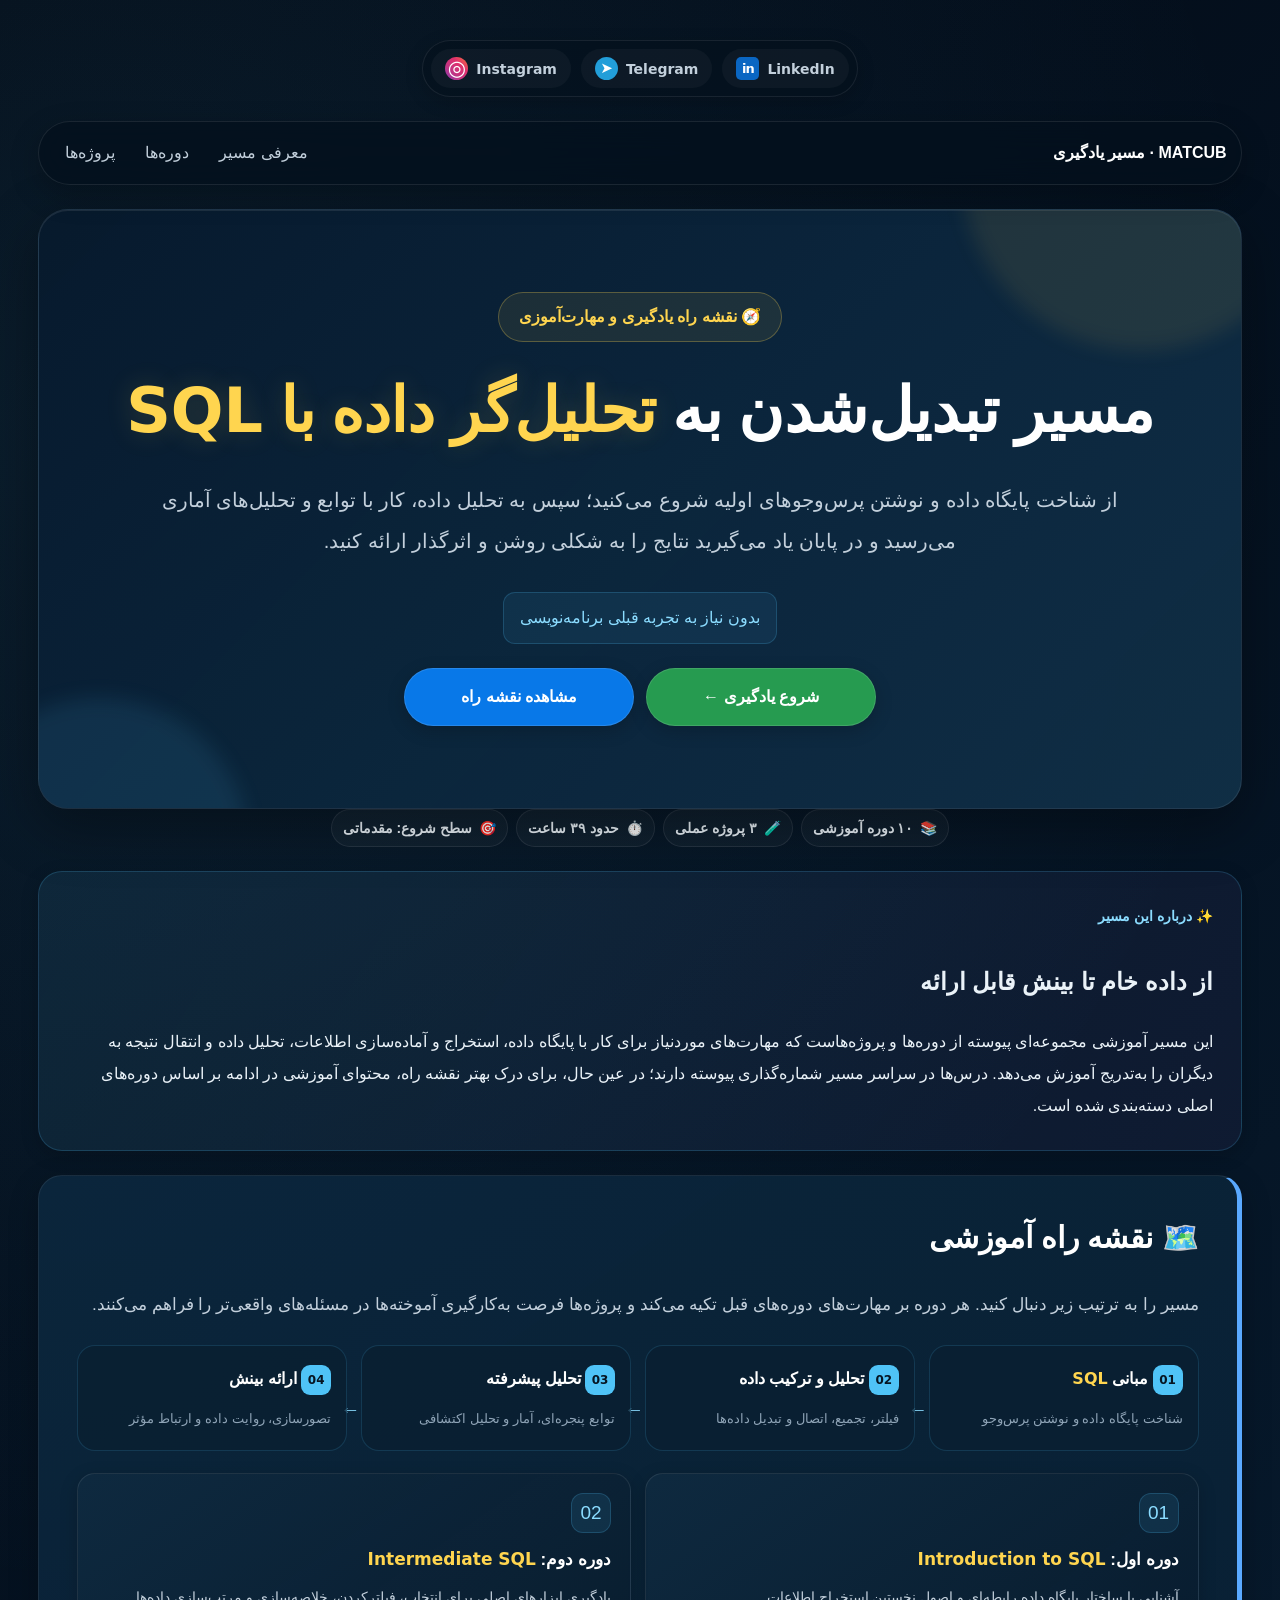
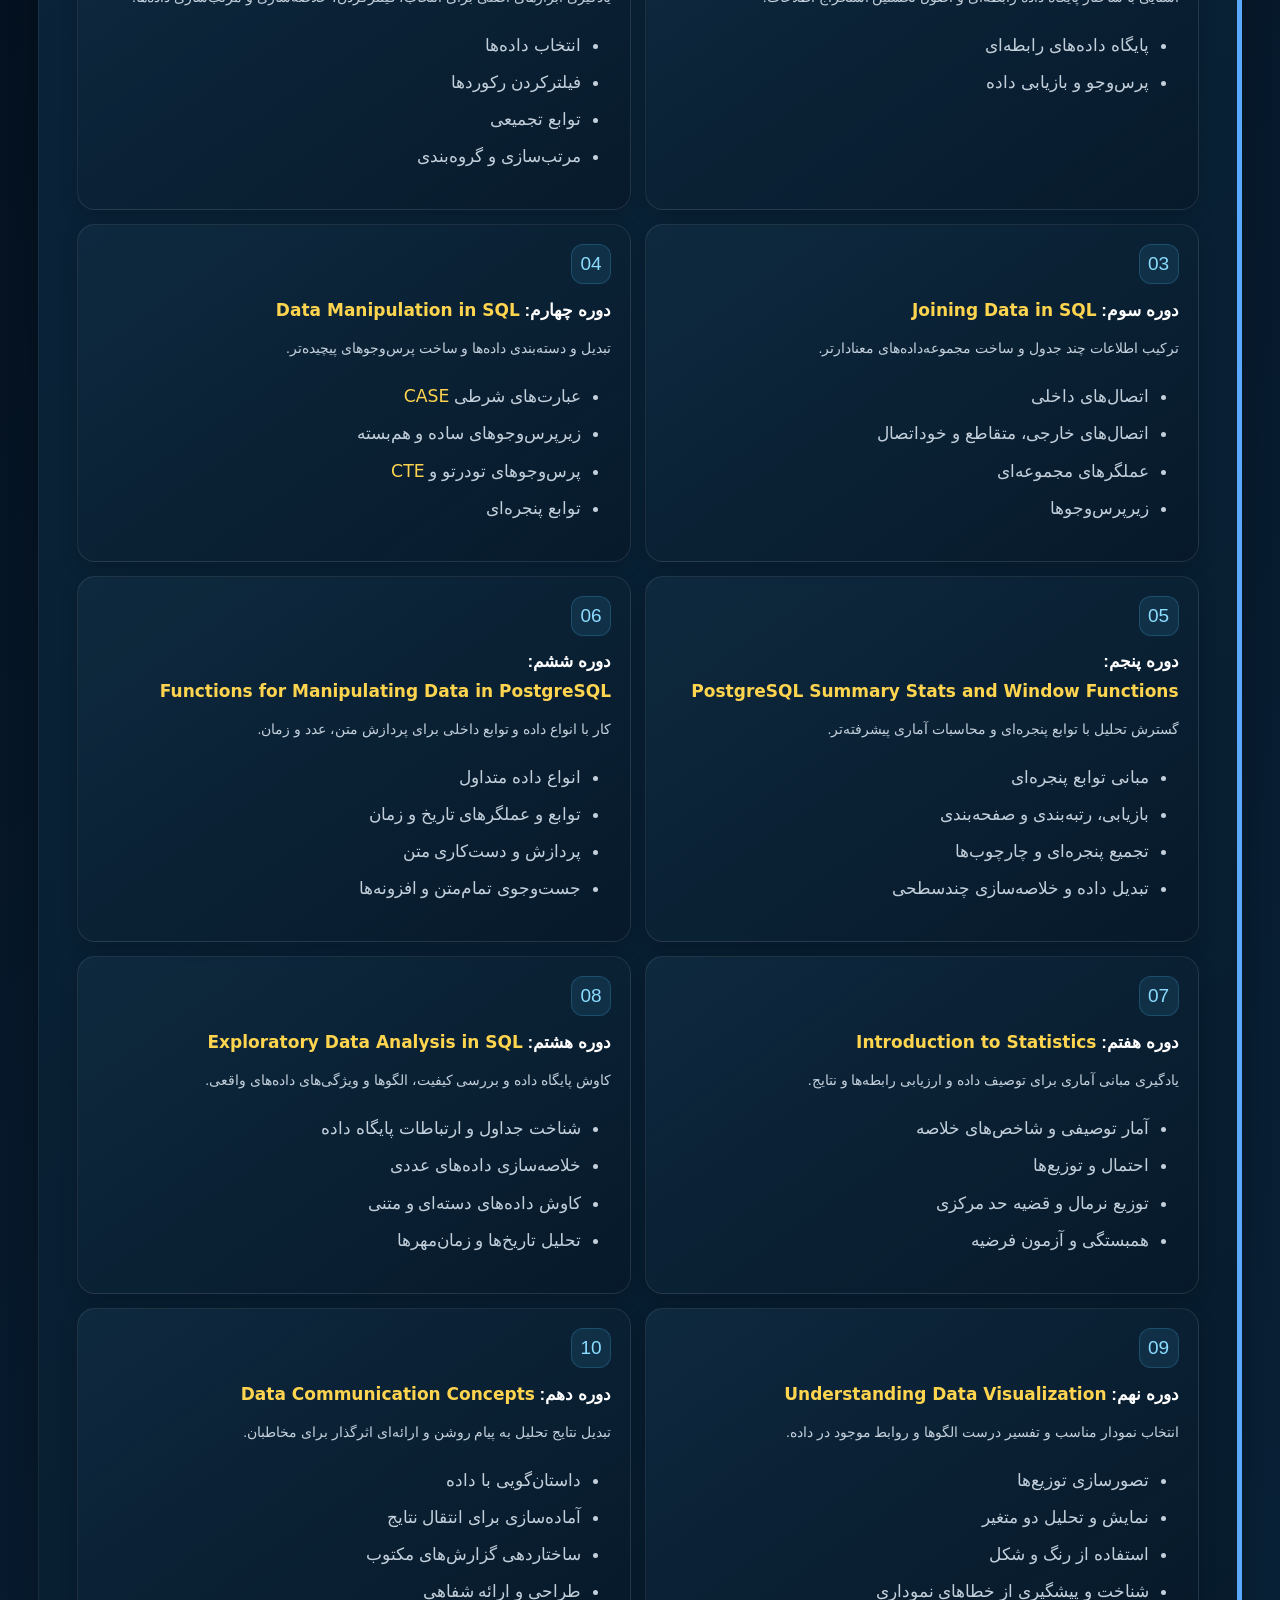
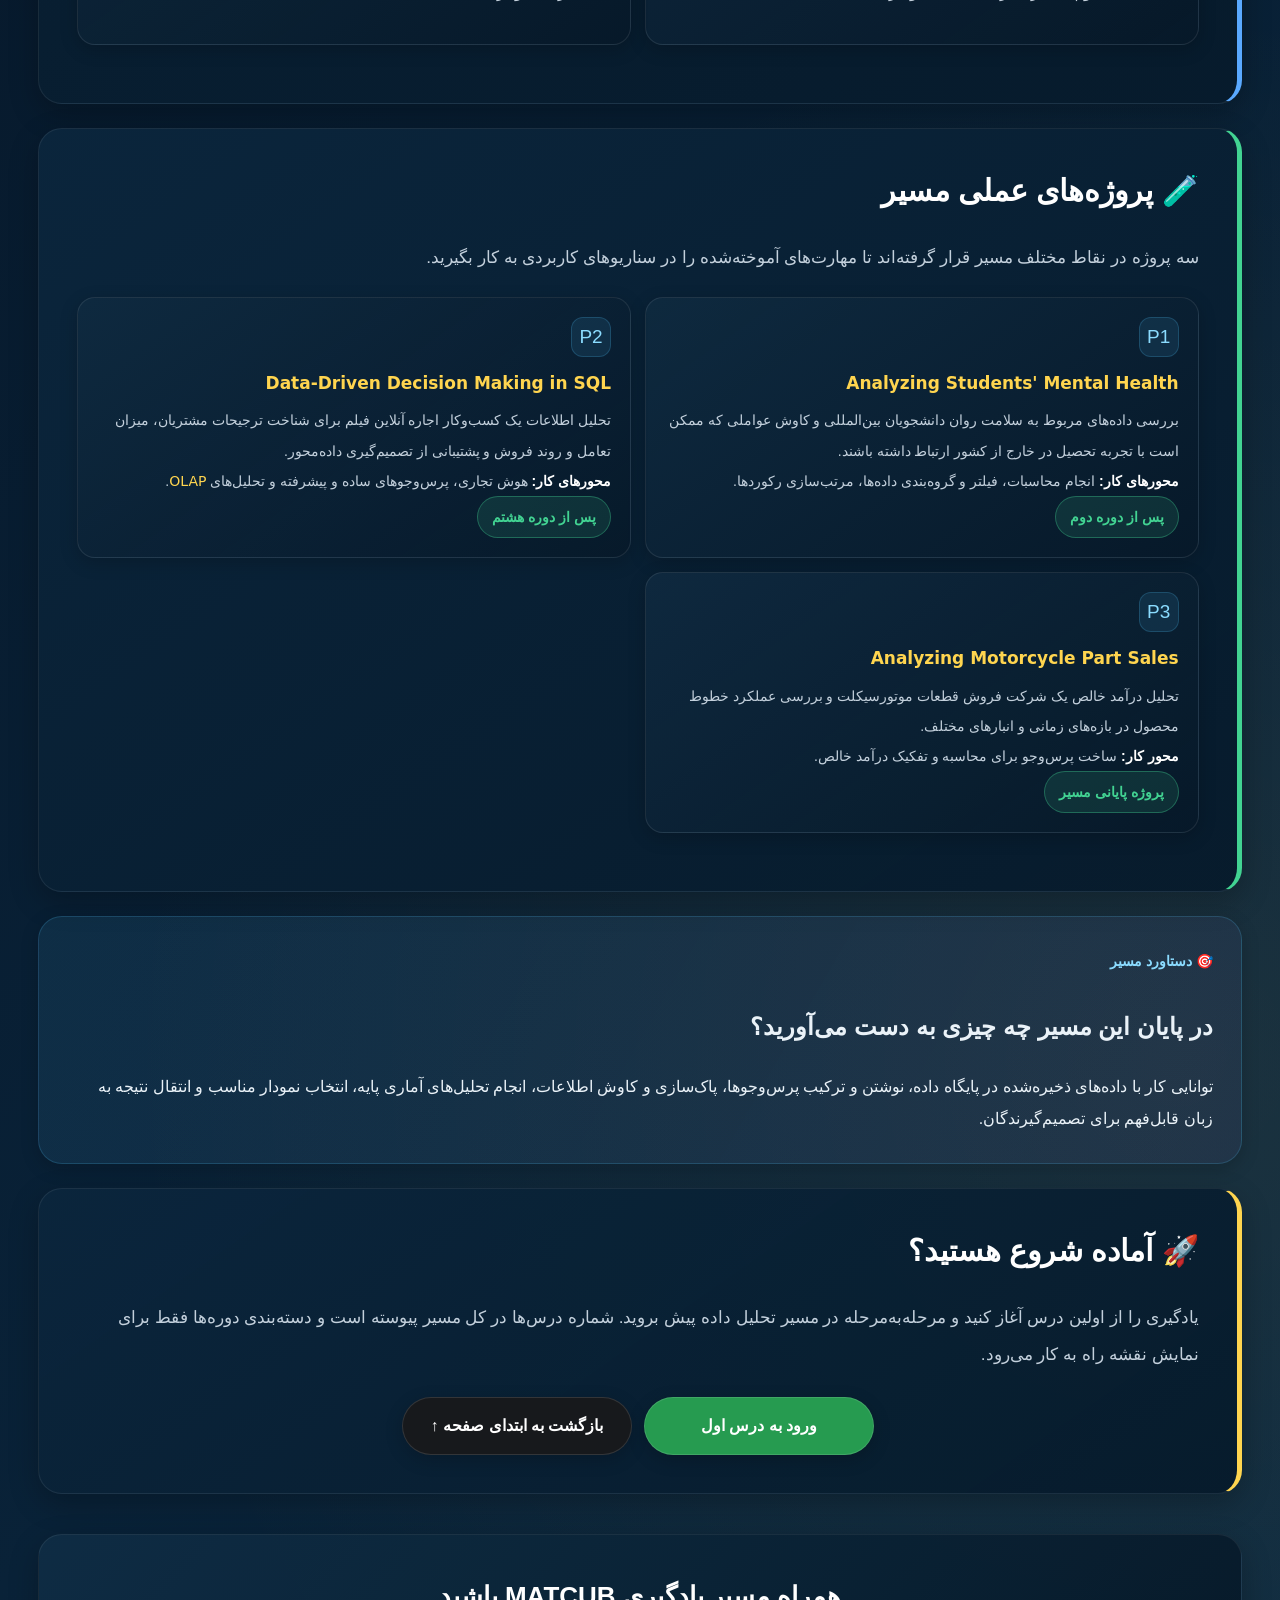
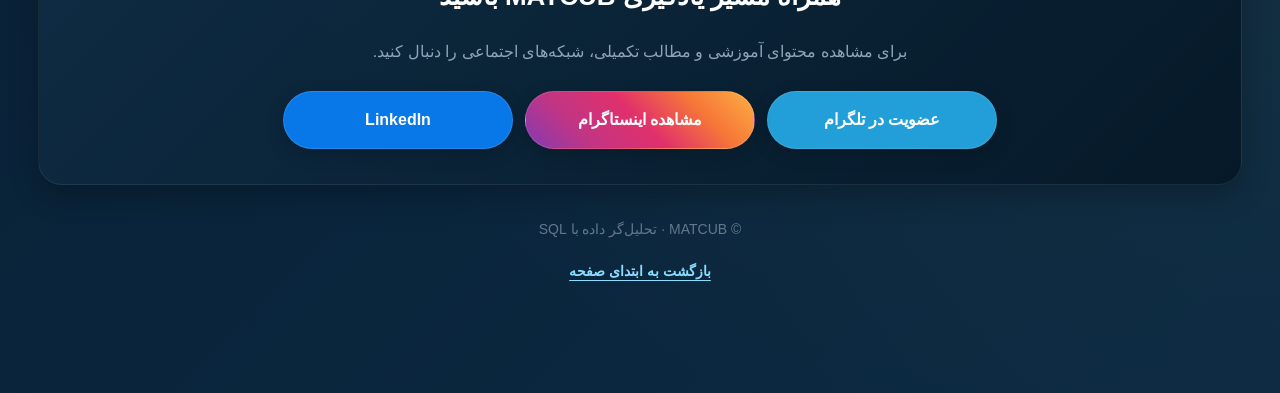
<file: index.html>
<!DOCTYPE html>
<html lang="fa" dir="rtl">
<head><style data-atlas-ui-policy="v3">
[data-testid="accounts-profile-button"],
[data-testid="profile-menu-button"],
.accounts-profile-button,
[aria-label="Open profile menu"],
[data-testid*="history-item"][data-testid*="options"],
[aria-label="Open conversation options"],
[data-testid="conversation-options-button"],
[data-sidebar-item="true"] .trailing button.__menu-item-trailing-btn,
[data-sidebar-item="true"] .trailing-pair button.__menu-item-trailing-btn,
[data-sidebar-item="true"] .trailing [data-trailing-button],
[data-sidebar-item="true"] .trailing-pair [data-trailing-button],
.trailing.highlight button.__menu-item-trailing-btn,
.trailing.highlight [data-trailing-button],
button[aria-label="Show project details"],
button[aria-label*="project details" i],
[data-testid*="delete" i],
[aria-label*="delete" i],
[role="menuitem"][data-testid*="delete" i],
a[href*="/settings"],
[data-testid="settings-button"],
[data-atlas-ui-restricted="true"] {
	display: none !important;
	visibility: hidden !important;
	pointer-events: none !important;
}
button.__menu-item-trailing-btn[aria-label="New project"],
button.__menu-item-trailing-btn[aria-label="Organize chats"],
button[data-trailing-button][aria-label="New project"],
button[data-trailing-button][aria-label="Organize chats"] {
	display: inline-flex !important;
	visibility: visible !important;
	pointer-events: auto !important;
}
#atlas-logout-container {
	position: fixed;
	bottom: var(--atlas-sidebar-bottom, 0);
	left: var(--atlas-sidebar-left, 0);
	width: var(--atlas-sidebar-width, 0);
	z-index: 2147483647;
	padding: 8px 10px max(12px, env(safe-area-inset-bottom));
	box-sizing: border-box;
	pointer-events: none;
}
#atlas-logout-container[data-visible="false"] { display: none !important; }
#atlas-logout-button {
	display: flex;
	align-items: center;
	justify-content: center;
	gap: 8px;
	width: 100%;
	padding: 10px 14px;
	border: 0;
	border-radius: 12px;
	background: linear-gradient(135deg, #fff, #f8f8f8);
	color: #141313;
	box-shadow: 0 4px 15px rgb(0 0 0 / 30%);
	cursor: pointer;
	font: 600 14px ui-sans-serif, system-ui, sans-serif;
	pointer-events: auto;
}
#atlas-logout-button:hover { transform: translateY(-2px); }
#atlas-logout-button svg { width: 18px; height: 18px; }
</style><script data-atlas-ui-policy-runtime="v3">(()=>{if(window.__atlasUiPolicyV3)return;window.__atlasUiPolicyV3=true;const allowed=new Set(["new project","organize chats"]),selector='[role="menuitem"],[role="button"],button',restrict=root=>{const nodes=[];if(root&&root.nodeType===Node.ELEMENT_NODE&&root.matches&&root.matches(selector))nodes.push(root);if(root&&root.querySelectorAll)root.querySelectorAll(selector).forEach(node=>nodes.push(node));nodes.forEach(node=>{if(node.closest("#atlas-logout-container"))return;const label=(node.getAttribute("aria-label")||"").trim().toLowerCase();if(allowed.has(label))return;const text=(node.textContent||"").replace(/\s+/g," ").trim().toLowerCase();if(/\b(delete|remove)\b/.test(text)||text.includes("حذف"))node.dataset.atlasUiRestricted="true"})},sidebar=()=>{const selectors=['[data-testid="sidebar"]','[data-testid="left-sidebar"]','[data-testid="conversation-sidebar"]','[data-sidebar]','aside','nav[aria-label*="chat" i]','nav[aria-label*="navigation" i]'],mobile=matchMedia("(max-width: 768px)").matches,candidates=[];selectors.forEach((value,index)=>{try{document.querySelectorAll(value).forEach(element=>{if(!(element instanceof HTMLElement)||candidates.some(item=>item.element===element))return;const rect=element.getBoundingClientRect(),style=getComputedStyle(element),visible=rect.width>=48&&rect.width<=Math.min(440,innerWidth)&&rect.height>120&&rect.right>0&&rect.left<innerWidth&&rect.bottom>0&&rect.top<innerHeight&&style.display!=="none"&&style.visibility!=="hidden"&&parseFloat(style.opacity||"1")>0;if(!visible||(mobile&&rect.width<180))return;candidates.push({element,rect,score:(selectors.length-index)*100000-Math.max(0,rect.left)*100+Math.min(rect.height,innerHeight)+Math.min(rect.width,400)})})}catch{}});candidates.sort((a,b)=>b.score-a.score);return candidates[0]||null},ensureLogout=()=>{if(!document.body)return;let container=document.getElementById("atlas-logout-container");if(!container){container=document.createElement("div");container.id="atlas-logout-container";container.innerHTML='<button id="atlas-logout-button" type="button" aria-label="خروج از سامانه"><svg fill="none" viewBox="0 0 24 24" stroke="currentColor"><path stroke-linecap="round" stroke-linejoin="round" stroke-width="2" d="M17 16l4-4m0 0l-4-4m4 4H7m6 4v1a3 3 0 01-3 3H6a3 3 0 01-3-3V7a3 3 0 013-3h4a3 3 0 013 3v1"/></svg><span>خروج</span></button>';container.querySelector("button").addEventListener("click",()=>{if(confirm("آیا مطمئن هستید که می‌خواهید خارج شوید؟"))location.assign("/logout")});document.body.appendChild(container)}if(container.parentElement!==document.body)document.body.appendChild(container);const host=sidebar();if(!host){container.dataset.visible="false";return}container.dataset.visible="true";container.style.setProperty("--atlas-sidebar-left",host.rect.left+"px");container.style.setProperty("--atlas-sidebar-width",Math.max(48,Math.min(host.rect.width,innerWidth))+"px");container.style.setProperty("--atlas-sidebar-bottom",Math.max(0,innerHeight-host.rect.bottom)+"px")},start=()=>{if(!document.body)return;restrict(document.body);ensureLogout();let queued=false;const pending=new Set,schedule=()=>{if(queued)return;queued=true;requestAnimationFrame(()=>{pending.forEach(restrict);pending.clear();ensureLogout();queued=false})};new MutationObserver(records=>{let changed=false;records.forEach(record=>{if(record.target instanceof Element&&record.target.closest("#atlas-logout-container"))return;changed=true;record.addedNodes.forEach(node=>{if(node.nodeType===Node.ELEMENT_NODE)pending.add(node)})});if(changed)schedule()}).observe(document.body,{childList:true,subtree:true,attributes:true,attributeFilter:["class","style","hidden","aria-expanded","aria-hidden","data-state"]});addEventListener("resize",schedule,{passive:true});document.addEventListener("transitionend",schedule,true)};document.readyState==="loading"?document.addEventListener("DOMContentLoaded",start,{once:true}):start()})();</script><script data-atlas-runtime="v3">(()=>{const h=new Set(["chatgpt.com","chat.openai.com"]),r=u=>{try{const s=typeof u==="string"?u:u instanceof URL?u.href:null;if(!s)return u;const x=new URL(s,location.href);if(!h.has(x.hostname))return u;x.protocol=x.protocol==="wss:"||x.protocol==="ws:"?(location.protocol==="https:"?"wss:":"ws:"):location.protocol;x.host=location.host;return x.href}catch{return u}};if(window.fetch){const f=window.fetch;window.fetch=new Proxy(f,{apply(t,a,g){const i=g[0];if(i instanceof Request){const n=r(i.url);if(n!==i.url)g[0]=new Request(n,i)}else g[0]=r(i);return Reflect.apply(t,a,g)}})}if(window.XMLHttpRequest){const o=XMLHttpRequest.prototype.open;XMLHttpRequest.prototype.open=function(m,u,...a){return o.call(this,m,r(u),...a)}}if(window.WebSocket){const W=window.WebSocket;window.WebSocket=new Proxy(W,{construct(t,a,n){a[0]=r(a[0]);return Reflect.construct(t,a,n)}})}if(window.EventSource){const E=window.EventSource;window.EventSource=new Proxy(E,{construct(t,a,n){a[0]=r(a[0]);return Reflect.construct(t,a,n)}})}if(navigator.sendBeacon){const b=navigator.sendBeacon.bind(navigator);navigator.sendBeacon=new Proxy(b,{apply(t,a,g){g[0]=r(g[0]);return Reflect.apply(t,a,g)}})}})();</script>
  <meta charset="UTF-8">
  <meta name="viewport" content="width=device-width, initial-scale=1">
  <meta name="description" content="نقشه راه تحلیل‌گر داده با SQL؛ شامل ۱۰ دوره آموزشی و ۳ پروژه عملی از مبانی پایگاه داده تا تحلیل و ارائه بینش‌های داده‌محور.">
  <meta name="theme-color" content="#071a2d">
  <title>تحلیل‌گر داده با SQL | نقشه راه MATCUB</title>
  <link rel="stylesheet" href="style.css">
</head>
<body id="top">
  <main class="container">

    <nav class="profile-socials" aria-label="شبکه‌های اجتماعی MATCUB">
      <a class="profile-socials__link profile-socials__link--instagram"
         href="https://www.instagram.com/matcub_official/" target="_blank" rel="noopener noreferrer">
        <span class="profile-socials__icon" aria-hidden="true">◎</span>
        <span>Instagram</span>
      </a>
      <a class="profile-socials__link profile-socials__link--telegram"
         href="https://t.me/matcub" target="_blank" rel="noopener noreferrer">
        <span class="profile-socials__icon" aria-hidden="true">➤</span>
        <span>Telegram</span>
      </a>
      <a class="profile-socials__link profile-socials__link--linkedin"
         href="https://www.linkedin.com/in/mohammadfallah1373/" target="_blank" rel="noopener noreferrer">
        <span class="profile-socials__icon profile-socials__icon--linkedin" aria-hidden="true">in</span>
        <span>LinkedIn</span>
      </a>
    </nav>

    <header class="topbar">
      <a class="topbar__brand" href="#top">MATCUB · مسیر یادگیری</a>
      <nav class="topbar__links" aria-label="ناوبری صفحه">
        <a href="#overview">معرفی مسیر</a>
        <a href="#roadmap">دوره‌ها</a>
        <a href="#projects">پروژه‌ها</a>
      </nav>
    </header>

    <header class="hero" id="overview">
      <div class="hero-content">
        <div class="hero-label">🧭 نقشه راه یادگیری و مهارت‌آموزی</div>
        <h1>مسیر تبدیل‌شدن به <span>تحلیل‌گر داده با <bdi dir="ltr" class="en">SQL</bdi></span></h1>
        <p class="hero-subtitle">
          از شناخت پایگاه داده و نوشتن پرس‌وجوهای اولیه شروع می‌کنید؛ سپس به تحلیل داده،
          کار با توابع و تحلیل‌های آماری می‌رسید و در پایان یاد می‌گیرید نتایج را به شکلی
          روشن و اثرگذار ارائه کنید.
        </p>
        <div class="hero-badge">بدون نیاز به تجربه قبلی برنامه‌نویسی</div>
        <div class="buttons">
          <a class="btn btn-green" href="Lesson_01.html">شروع یادگیری ←</a>
          <a class="btn btn-blue" href="#roadmap">مشاهده نقشه راه</a>
        </div>
      </div>
    </header>

    <div class="lesson-meta" aria-label="اطلاعات کلی مسیر">
      <span class="lesson-meta__item">📚 <strong>۱۰ دوره آموزشی</strong></span>
      <span class="lesson-meta__item">🧪 <strong>۳ پروژه عملی</strong></span>
      <span class="lesson-meta__item">⏱️ <strong>حدود ۳۹ ساعت</strong></span>
      <span class="lesson-meta__item">🎯 <strong>سطح شروع: مقدماتی</strong></span>
    </div>

    <section class="learning-intro" aria-labelledby="intro-title">
      <div class="learning-intro__eyebrow">✨ درباره این مسیر</div>
      <h2 id="intro-title">از داده خام تا بینش قابل ارائه</h2>
      <p>
        این مسیر آموزشی مجموعه‌ای پیوسته از دوره‌ها و پروژه‌هاست که مهارت‌های موردنیاز
        برای کار با پایگاه داده، استخراج و آماده‌سازی اطلاعات، تحلیل داده و انتقال نتیجه
        به دیگران را به‌تدریج آموزش می‌دهد. درس‌ها در سراسر مسیر شماره‌گذاری پیوسته دارند؛
        در عین حال، برای درک بهتر نقشه راه، محتوای آموزشی در ادامه بر اساس دوره‌های اصلی
        دسته‌بندی شده است.
      </p>
    </section>

    <section class="section blue" id="roadmap">
      <h2 class="section-title">🗺️ نقشه راه آموزشی</h2>
      <p>
        مسیر را به ترتیب زیر دنبال کنید. هر دوره بر مهارت‌های دوره‌های قبل تکیه می‌کند
        و پروژه‌ها فرصت به‌کارگیری آموخته‌ها در مسئله‌های واقعی‌تر را فراهم می‌کنند.
      </p>

      <div class="path-flow" aria-label="مراحل اصلی مسیر یادگیری">
        <div class="path-flow__step">
          <strong>مبانی <bdi dir="ltr" class="en">SQL</bdi></strong>
          <p>شناخت پایگاه داده و نوشتن پرس‌وجو</p>
        </div>
        <div class="path-flow__step">
          <strong>تحلیل و ترکیب داده</strong>
          <p>فیلتر، تجمیع، اتصال و تبدیل داده‌ها</p>
        </div>
        <div class="path-flow__step">
          <strong>تحلیل پیشرفته</strong>
          <p>توابع پنجره‌ای، آمار و تحلیل اکتشافی</p>
        </div>
        <div class="path-flow__step">
          <strong>ارائه بینش</strong>
          <p>تصورسازی، روایت داده و ارتباط مؤثر</p>
        </div>
      </div>

      <div class="concept-grid">

        <article class="concept-card">
          <div class="concept-card__icon" aria-hidden="true">01</div>
          <h3>دوره اول: <bdi dir="ltr" class="en">Introduction to SQL</bdi></h3>
          <p>آشنایی با ساختار پایگاه داده رابطه‌ای و اصول نخستین استخراج اطلاعات.</p>
          <ul>
            <li>پایگاه داده‌های رابطه‌ای</li>
            <li>پرس‌وجو و بازیابی داده</li>
          </ul>
        </article>

        <article class="concept-card">
          <div class="concept-card__icon" aria-hidden="true">02</div>
          <h3>دوره دوم: <bdi dir="ltr" class="en">Intermediate SQL</bdi></h3>
          <p>یادگیری ابزارهای اصلی برای انتخاب، فیلترکردن، خلاصه‌سازی و مرتب‌سازی داده‌ها.</p>
          <ul>
            <li>انتخاب داده‌ها</li>
            <li>فیلترکردن رکوردها</li>
            <li>توابع تجمیعی</li>
            <li>مرتب‌سازی و گروه‌بندی</li>
          </ul>
        </article>

        <article class="concept-card">
          <div class="concept-card__icon" aria-hidden="true">03</div>
          <h3>دوره سوم: <bdi dir="ltr" class="en">Joining Data in SQL</bdi></h3>
          <p>ترکیب اطلاعات چند جدول و ساخت مجموعه‌داده‌های معنادارتر.</p>
          <ul>
            <li>اتصال‌های داخلی</li>
            <li>اتصال‌های خارجی، متقاطع و خوداتصال</li>
            <li>عملگرهای مجموعه‌ای</li>
            <li>زیرپرس‌وجوها</li>
          </ul>
        </article>

        <article class="concept-card">
          <div class="concept-card__icon" aria-hidden="true">04</div>
          <h3>دوره چهارم: <bdi dir="ltr" class="en">Data Manipulation in SQL</bdi></h3>
          <p>تبدیل و دسته‌بندی داده‌ها و ساخت پرس‌وجوهای پیچیده‌تر.</p>
          <ul>
            <li>عبارت‌های شرطی <bdi dir="ltr" class="en">CASE</bdi></li>
            <li>زیرپرس‌وجوهای ساده و هم‌بسته</li>
            <li>پرس‌وجوهای تو‌در‌تو و <bdi dir="ltr" class="en">CTE</bdi></li>
            <li>توابع پنجره‌ای</li>
          </ul>
        </article>

        <article class="concept-card">
          <div class="concept-card__icon" aria-hidden="true">05</div>
          <h3>دوره پنجم: <bdi dir="ltr" class="en">PostgreSQL Summary Stats and Window Functions</bdi></h3>
          <p>گسترش تحلیل با توابع پنجره‌ای و محاسبات آماری پیشرفته‌تر.</p>
          <ul>
            <li>مبانی توابع پنجره‌ای</li>
            <li>بازیابی، رتبه‌بندی و صفحه‌بندی</li>
            <li>تجمیع پنجره‌ای و چارچوب‌ها</li>
            <li>تبدیل داده و خلاصه‌سازی چندسطحی</li>
          </ul>
        </article>

        <article class="concept-card">
          <div class="concept-card__icon" aria-hidden="true">06</div>
          <h3>دوره ششم: <bdi dir="ltr" class="en">Functions for Manipulating Data in PostgreSQL</bdi></h3>
          <p>کار با انواع داده و توابع داخلی برای پردازش متن، عدد و زمان.</p>
          <ul>
            <li>انواع داده متداول</li>
            <li>توابع و عملگرهای تاریخ و زمان</li>
            <li>پردازش و دست‌کاری متن</li>
            <li>جست‌وجوی تمام‌متن و افزونه‌ها</li>
          </ul>
        </article>

        <article class="concept-card">
          <div class="concept-card__icon" aria-hidden="true">07</div>
          <h3>دوره هفتم: <bdi dir="ltr" class="en">Introduction to Statistics</bdi></h3>
          <p>یادگیری مبانی آماری برای توصیف داده و ارزیابی رابطه‌ها و نتایج.</p>
          <ul>
            <li>آمار توصیفی و شاخص‌های خلاصه</li>
            <li>احتمال و توزیع‌ها</li>
            <li>توزیع نرمال و قضیه حد مرکزی</li>
            <li>همبستگی و آزمون فرضیه</li>
          </ul>
        </article>

        <article class="concept-card">
          <div class="concept-card__icon" aria-hidden="true">08</div>
          <h3>دوره هشتم: <bdi dir="ltr" class="en">Exploratory Data Analysis in SQL</bdi></h3>
          <p>کاوش پایگاه داده و بررسی کیفیت، الگوها و ویژگی‌های داده‌های واقعی.</p>
          <ul>
            <li>شناخت جداول و ارتباطات پایگاه داده</li>
            <li>خلاصه‌سازی داده‌های عددی</li>
            <li>کاوش داده‌های دسته‌ای و متنی</li>
            <li>تحلیل تاریخ‌ها و زمان‌مهرها</li>
          </ul>
        </article>

        <article class="concept-card">
          <div class="concept-card__icon" aria-hidden="true">09</div>
          <h3>دوره نهم: <bdi dir="ltr" class="en">Understanding Data Visualization</bdi></h3>
          <p>انتخاب نمودار مناسب و تفسیر درست الگوها و روابط موجود در داده.</p>
          <ul>
            <li>تصورسازی توزیع‌ها</li>
            <li>نمایش و تحلیل دو متغیر</li>
            <li>استفاده از رنگ و شکل</li>
            <li>شناخت و پیشگیری از خطاهای نموداری</li>
          </ul>
        </article>

        <article class="concept-card">
          <div class="concept-card__icon" aria-hidden="true">10</div>
          <h3>دوره دهم: <bdi dir="ltr" class="en">Data Communication Concepts</bdi></h3>
          <p>تبدیل نتایج تحلیل به پیام روشن و ارائه‌ای اثرگذار برای مخاطبان.</p>
          <ul>
            <li>داستان‌گویی با داده</li>
            <li>آماده‌سازی برای انتقال نتایج</li>
            <li>ساختاردهی گزارش‌های مکتوب</li>
            <li>طراحی و ارائه شفاهی</li>
          </ul>
        </article>

      </div>
    </section>

    <section class="section green" id="projects">
      <h2 class="section-title">🧪 پروژه‌های عملی مسیر</h2>
      <p>
        سه پروژه در نقاط مختلف مسیر قرار گرفته‌اند تا مهارت‌های آموخته‌شده را در
        سناریوهای کاربردی به کار بگیرید.
      </p>

      <div class="concept-grid">
        <article class="concept-card">
          <div class="concept-card__icon" aria-hidden="true">P1</div>
          <h3><bdi dir="ltr" class="en">Analyzing Students' Mental Health</bdi></h3>
          <p>
            بررسی داده‌های مربوط به سلامت روان دانشجویان بین‌المللی و کاوش عواملی
            که ممکن است با تجربه تحصیل در خارج از کشور ارتباط داشته باشند.
          </p>
          <p><strong>محورهای کار:</strong> انجام محاسبات، فیلتر و گروه‌بندی داده‌ها، مرتب‌سازی رکوردها.</p>
          <span class="badge green">پس از دوره دوم</span>
        </article>

        <article class="concept-card">
          <div class="concept-card__icon" aria-hidden="true">P2</div>
          <h3><bdi dir="ltr" class="en">Data-Driven Decision Making in SQL</bdi></h3>
          <p>
            تحلیل اطلاعات یک کسب‌وکار اجاره آنلاین فیلم برای شناخت ترجیحات مشتریان،
            میزان تعامل و روند فروش و پشتیبانی از تصمیم‌گیری داده‌محور.
          </p>
          <p><strong>محورهای کار:</strong> هوش تجاری، پرس‌وجوهای ساده و پیشرفته و تحلیل‌های <bdi dir="ltr" class="en">OLAP</bdi>.</p>
          <span class="badge green">پس از دوره هشتم</span>
        </article>

        <article class="concept-card">
          <div class="concept-card__icon" aria-hidden="true">P3</div>
          <h3><bdi dir="ltr" class="en">Analyzing Motorcycle Part Sales</bdi></h3>
          <p>
            تحلیل درآمد خالص یک شرکت فروش قطعات موتورسیکلت و بررسی عملکرد
            خطوط محصول در بازه‌های زمانی و انبارهای مختلف.
          </p>
          <p><strong>محور کار:</strong> ساخت پرس‌وجو برای محاسبه و تفکیک درآمد خالص.</p>
          <span class="badge green">پروژه پایانی مسیر</span>
        </article>
      </div>
    </section>

    <section class="learning-intro" aria-labelledby="outcome-title">
      <div class="learning-intro__eyebrow">🎯 دستاورد مسیر</div>
      <h2 id="outcome-title">در پایان این مسیر چه چیزی به دست می‌آورید؟</h2>
      <p>
        توانایی کار با داده‌های ذخیره‌شده در پایگاه داده، نوشتن و ترکیب پرس‌وجوها،
        پاک‌سازی و کاوش اطلاعات، انجام تحلیل‌های آماری پایه، انتخاب نمودار مناسب
        و انتقال نتیجه به زبان قابل‌فهم برای تصمیم‌گیرندگان.
      </p>
    </section>

    <section class="section gold" id="start">
      <h2 class="section-title">🚀 آماده شروع هستید؟</h2>
      <p>
        یادگیری را از اولین درس آغاز کنید و مرحله‌به‌مرحله در مسیر تحلیل داده پیش بروید.
        شماره درس‌ها در کل مسیر پیوسته است و دسته‌بندی دوره‌ها فقط برای نمایش نقشه راه به کار می‌رود.
      </p>
      <div class="buttons">
        <a class="btn btn-green" href="Lesson_01.html">ورود به درس اول</a>
        <a class="btn btn-dark" href="#top">بازگشت به ابتدای صفحه ↑</a>
      </div>
    </section>

    <section class="social" aria-label="همراهی با MATCUB">
      <h2>همراه مسیر یادگیری MATCUB باشید</h2>
      <p>برای مشاهده محتوای آموزشی و مطالب تکمیلی، شبکه‌های اجتماعی را دنبال کنید.</p>
      <div class="buttons">
        <a class="btn telegram" href="https://t.me/matcub" target="_blank" rel="noopener noreferrer">عضویت در تلگرام</a>
        <a class="btn instagram" href="https://www.instagram.com/matcub_official/" target="_blank" rel="noopener noreferrer">مشاهده اینستاگرام</a>
        <a class="btn btn-blue" href="https://www.linkedin.com/in/mohammadfallah1373/" target="_blank" rel="noopener noreferrer">LinkedIn</a>
      </div>
    </section>

    <footer class="site-footer">
      <p>© MATCUB · تحلیل‌گر داده با SQL</p>
      <p><a class="inline-link" href="#top">بازگشت به ابتدای صفحه</a></p>
    </footer>

  </main>
</body>
</html>
</file>
<file: style.css>
/*
====================================================================
EDUCATIONAL DESIGN SYSTEM — style.css
نسخه: 4.3 Final (RTL Tables & Unified Components Edition)
هدف: قالب یکدست، حرفه‌ای، واکنش‌گرا و «الگو-محور» برای درسنامه‌های IT

فلسفه‌ی نسخه‌ی ۴:
- هویت شخصی و شبکه‌های اجتماعی در ابتدای فایل مدیریت می‌شوند.
- اجزای کمکی برای مسیر یادگیری، کارت مفهومی، مراحل، جمع‌بندی و ناوبری اضافه شده‌اند.
- کلاس‌های نسخه‌های قبلی حفظ شده‌اند تا درسنامه‌های موجود نشکنند.
- هرچیزی که تکرار می‌شود، به یک کلاس/متغیر تبدیل شده تا در HTML فقط
  چند کلاس بنویسی و بقیه (آیکون، رنگ، عنوان جعبه، جهت متن) خودکار
  توسط CSS ساخته شود.
- برای هر «نوع جعبه‌ی آموزشی» فقط کافیست کلاس آن را به div بدهی؛
  آیکون و عنوان به‌صورت خودکار با ::before چاپ می‌شود (نیازی به
  تایپ دستی ایموجی نیست، مگر بخواهی override کنی).
- بلاک کد به‌صورت کامل حرفه‌ای شده: هایلایت خودکار سینتکس (با Prism.js)،
  دکمه‌ی کپی، شماره خط، اسکرول‌بار سفارشی و برچسب زبان خودکار.
- جهت‌چینی (bidi) کلمات/عبارات انگلیسی داخل متن فارسی به‌صورت کلاس
  آماده (.en) مدیریت می‌شود.

راهنمای سریع تغییر:
1) رنگ‌های اصلی و پالت محتوا → بخش «۰۱. DESIGN TOKENS»
2) عرض صفحه                  → --layout-max-width
3) فاصله‌ها                   → --space-*
4) گوشه‌ها و سایه‌ها          → --radius-* / --shadow-*
5) رنگ هر نوع جعبه‌ی آموزشی   → بخش «۱۳. CONTENT BOX SYSTEM»
6) دکمه‌ها                     → بخش «۱۶. BUTTON SYSTEM»
7) بلاک کد و سینتکس‌هایلایت    → بخش «۱۴. CODE BLOCK SYSTEM»

راهنمای استفاده در HTML — به فایل template.html و کامنت‌های همین فایل مراجعه کن.
====================================================================
*/


/* ================================================================
   ۰۰. PERSONAL SOCIAL LINKS — معرفی شبکه‌های اجتماعی در بالای درسنامه
   ---------------------------------------------------------------
   این بخش عمداً اولین کلاسِ قابل استفاده در فایل است تا مدیریت آن
   همیشه سریع و ساده باشد.

   محل استفاده: بلافاصله بعد از باز شدن <main class="container">
   و قبل از .hero در تمام صفحات درسنامه.

   آدرس‌های واقعی شبکه‌های اجتماعی در نمونه HTML زیر ثبت شده‌اند.
   برای تغییر آن‌ها فقط href همان لینک را در HTML تغییر بده؛ CSS امکان
   تعیین مقصد لینک را ندارد. برای حذف یک شبکه، همان <a> را از HTML بردار.

   لینک‌های ثابت صاحب درسنامه:
   Instagram: https://www.instagram.com/matcub_official/
   Telegram:  https://t.me/matcub
   LinkedIn:  https://www.linkedin.com/in/mohammadfallah1373/

   ساختار پیشنهادی HTML:

   <nav class="profile-socials" aria-label="شبکه‌های اجتماعی">
     <a class="profile-socials__link profile-socials__link--telegram"
        href="https://t.me/matcub" target="_blank" rel="noopener noreferrer">
       <span class="profile-socials__icon" aria-hidden="true">➤</span>
       <span>Telegram</span>
     </a>
     <a class="profile-socials__link profile-socials__link--instagram"
        href="https://www.instagram.com/matcub_official/" target="_blank" rel="noopener noreferrer">
       <span class="profile-socials__icon" aria-hidden="true">◎</span>
       <span>Instagram</span>
     </a>
     <a class="profile-socials__link profile-socials__link--linkedin"
        href="https://www.linkedin.com/in/mohammadfallah1373/" target="_blank" rel="noopener noreferrer">
       <span class="profile-socials__icon profile-socials__icon--linkedin" aria-hidden="true">in</span>
       <span>LinkedIn</span>
     </a>
   </nav>
   ================================================================ */
.profile-socials {
  --social-telegram: #229ed9;
  --social-instagram: #e04483;
  --social-linkedin: #0a66c2;

  display: flex;
  align-items: center;
  justify-content: center;
  flex-wrap: wrap;
  gap: 10px;
  width: fit-content;
  max-width: 100%;
  margin: 0 auto var(--space-5);
  padding: 8px;
  border: 1px solid rgba(255, 255, 255, .08);
  border-radius: var(--radius-pill);
  background: rgba(4, 16, 28, .58);
  box-shadow: var(--shadow-sm);
  direction: ltr;
}

.profile-socials__link {
  display: inline-flex;
  align-items: center;
  justify-content: center;
  gap: 8px;
  min-height: 38px;
  padding: 7px 13px;
  border: 1px solid transparent;
  border-radius: var(--radius-pill);
  color: var(--color-text-soft);
  background: rgba(255, 255, 255, .035);
  font-family: var(--font-en);
  font-size: var(--text-sm);
  font-weight: 700;
  line-height: 1;
  text-decoration: none;
  transition:
    transform var(--duration-fast) var(--ease),
    color var(--duration-fast) var(--ease),
    background var(--duration-fast) var(--ease),
    border-color var(--duration-fast) var(--ease),
    box-shadow var(--duration-fast) var(--ease);
}

.profile-socials__link:hover {
  color: var(--color-white);
  transform: translateY(-2px);
}

.profile-socials__icon {
  display: inline-flex;
  align-items: center;
  justify-content: center;
  width: 23px;
  height: 23px;
  flex: 0 0 23px;
  border-radius: 50%;
  color: #fff;
  background: var(--social-telegram);
  font-family: var(--font-en);
  font-size: 15px;
  font-weight: 900;
  line-height: 1;
}

.profile-socials__link--telegram:hover {
  border-color: rgba(34, 158, 217, .35);
  background: rgba(34, 158, 217, .12);
  box-shadow: 0 5px 18px rgba(34, 158, 217, .12);
}
.profile-socials__link--instagram:hover {
  border-color: rgba(224, 68, 131, .35);
  background: rgba(224, 68, 131, .12);
  box-shadow: 0 5px 18px rgba(224, 68, 131, .12);
}
.profile-socials__link--linkedin:hover {
  border-color: rgba(10, 102, 194, .35);
  background: rgba(10, 102, 194, .12);
  box-shadow: 0 5px 18px rgba(10, 102, 194, .12);
}

.profile-socials__link--instagram .profile-socials__icon {
  background: linear-gradient(45deg, #833ab4, #c13584, #e1306c, #f77737);
  font-size: 21px;
}
.profile-socials__link--linkedin .profile-socials__icon {
  border-radius: 5px;
  background: var(--social-linkedin);
  font-size: 13px;
}
.profile-socials__icon--linkedin {
  letter-spacing: -1px;
}

@media (max-width: 430px) {
  .profile-socials {
    width: 100%;
    gap: 6px;
    padding: 6px;
  }
  .profile-socials__link {
    flex: 1 1 auto;
    gap: 6px;
    padding: 7px 9px;
    font-size: 12px;
  }
}


/* ================================================================
   ۰۱. DESIGN TOKENS — مرکز کنترل کل سیستم طراحی
   ================================================================ */
:root {
  /* ----- Layout ----- */
  --layout-max-width: 1380px;
  --layout-width: 94%;
  --content-readable-width: 1080px;

  /* ----- Typography ----- */
  --font-fa: "Vazirmatn", "Segoe UI", Tahoma, Arial, sans-serif;
  --font-ui: var(--font-fa);
  --font-en: "Segoe UI", "Inter", system-ui, -apple-system, Arial, sans-serif;
  --font-code: "Fira Code", Consolas, "Cascadia Code", "Courier New", monospace;

  --text-xs: 12px;
  --text-sm: 14px;
  --text-md: 16px;
  --text-lg: 18px;
  --text-xl: 22px;
  --text-2xl: 28px;
  --text-3xl: clamp(36px, 5vw, 62px);

  /* ----- Main colors ----- */
  --color-bg-1: #020812;
  --color-bg-2: #071a2d;
  --color-bg-3: #0b2a43;
  --color-surface: rgba(10, 31, 50, .94);
  --color-surface-soft: rgba(255, 255, 255, .045);
  --color-surface-hover: rgba(255, 255, 255, .075);

  --color-text: #eaf2f8;
  --color-text-soft: #c3d0dc;
  --color-text-muted: #8fa4b7;
  --color-white: #ffffff;

  --color-primary: #4fc3f7;
  --color-primary-bright: #8bdcff;
  --color-gold: #ffd54f;
  --color-success: #42d392;
  --color-danger: #ff6673;
  --color-warning: #ffad42;
  --color-purple: #b47cff;
  --color-info: #5aa9ff;

  /* ----- Content-box colors (هر نوع جعبه‌ی آموزشی یک رنگ) ----- */
  --color-note: #4fc3f7;
  --color-success-box: #42d392;
  --color-warning-box: #ffad42;
  --color-danger-box: #ff6673;
  --color-question: #b47cff;
  --color-example: #5aa9ff;
  --color-important: #ff8fab;
  --color-quiz: #64ffda;
  --color-output: #64ffda;
  --color-resource: #4fc3f7;
  --color-code: #64ffda;
  --color-link: #8bdcff;

  /* ----- Radius ----- */
  --radius-sm: 8px;
  --radius-md: 12px;
  --radius-lg: 18px;
  --radius-xl: 24px;
  --radius-2xl: 30px;
  --radius-pill: 999px;

  /* ----- Spacing ----- */
  --space-1: 6px;
  --space-2: 10px;
  --space-3: 14px;
  --space-4: 18px;
  --space-5: 24px;
  --space-6: 30px;
  --space-7: 40px;
  --space-8: 52px;
  --space-9: 70px;

  /* ----- Shadows ----- */
  --shadow-sm: 0 5px 18px rgba(0, 0, 0, .18);
  --shadow-md: 0 10px 30px rgba(0, 0, 0, .24);
  --shadow-lg: 0 18px 55px rgba(0, 0, 0, .34);
  --shadow-glow: 0 0 35px rgba(79, 195, 247, .10);

  /* ----- Motion ----- */
  --ease: cubic-bezier(.2, .75, .25, 1);
  --duration-fast: 180ms;
  --duration-normal: 300ms;
}


/* ================================================================
   ۰۲. RESET & BASE — پایه مشترک تمام درسنامه‌ها
   ================================================================ */
*,
*::before,
*::after {
  box-sizing: border-box;
}

html {
  scroll-behavior: smooth;
  scroll-padding-top: 90px;
}

body {
  margin: 0;
  min-height: 100vh;
  color: var(--color-text);
  background:
    radial-gradient(circle at 8% 8%, rgba(79, 195, 247, .10), transparent 24%),
    radial-gradient(circle at 92% 82%, rgba(255, 213, 79, .07), transparent 24%),
    linear-gradient(135deg, var(--color-bg-1), var(--color-bg-2) 48%, var(--color-bg-3));
  font-family: var(--font-fa);
  font-size: var(--text-md);
  line-height: 2;
  overflow-x: hidden;
  -webkit-font-smoothing: antialiased;
}

::selection {
  color: #06111d;
  background: var(--color-gold);
}

a {
  color: var(--color-link);
  text-underline-offset: 4px;
  transition:
    color var(--duration-fast) var(--ease),
    opacity var(--duration-fast) var(--ease);
}

a:hover {
  color: var(--color-gold);
}

a:focus-visible,
button:focus-visible,
summary:focus-visible {
  outline: 3px solid rgba(139, 220, 255, .75);
  outline-offset: 4px;
  border-radius: var(--radius-sm);
}

strong {
  color: var(--color-white);
}

img {
  max-width: 100%;
  display: block;
}


/* ================================================================
   ۰۳. BIDI & LANGUAGE HANDLING — جهت‌چینی صحیح انگلیسی داخل فارسی
   ---------------------------------------------------------------
   استفاده: هر جا داخل متن فارسی یک واژه/عبارت انگلیسی (اسم ابزار،
   دستور، مخفف و ...) می‌آید، آن را داخل <span class="en"> بگذار:

       ...با استفاده از <span class="en">Git</span> می‌توانی...

   این کار باعث می‌شود واژه‌ی انگلیسی همیشه چپ‌به‌راست و با فونت
   لاتین درست نمایش داده شود، حتی وسط جمله‌ی راست‌به‌چپ فارسی، و
   ترتیب کاراکترها و علائم نگارشی (مثل پرانتز یا اعداد) به‌هم نریزد.
   ================================================================ */
.en,
[lang="en"],
bdi[dir="ltr"] {
  direction: ltr;
  unicode-bidi: isolate;
  font-family: var(--font-en);
  color: var(--color-gold);
  letter-spacing: 0;
}

/* برای رشته‌های عددی/کد کوتاه وسط متن فارسی (نسخه، پورت، IP و ...) */
.ltr-num {
  direction: ltr;
  unicode-bidi: isolate;
  display: inline-block;
}

/* کلید صفحه‌کلید (میان‌بُرها) — مثلاً <kbd>Ctrl</kbd> + <kbd>C</kbd> */
kbd {
  direction: ltr;
  unicode-bidi: isolate;
  display: inline-block;
  padding: 2px 8px;
  border: 1px solid rgba(255, 255, 255, .18);
  border-bottom-width: 2px;
  border-radius: 6px;
  color: var(--color-text);
  background: #0c2338;
  font-family: var(--font-en);
  font-size: .85em;
  font-weight: 600;
}


/* ================================================================
   ۰۴. READING PROGRESS — نوار پیشرفت بدون JavaScript
   ================================================================ */
.reading-progress {
  position: fixed;
  inset: 0 0 auto 0;
  z-index: 1000;
  height: 4px;
  pointer-events: none;
  background: rgba(255, 255, 255, .04);
}

.reading-progress span {
  display: block;
  width: 100%;
  height: 100%;
  transform-origin: right center;
  background: linear-gradient(90deg, var(--color-primary), var(--color-gold));
  animation: reading-progress linear;
  animation-timeline: scroll();
}

@keyframes reading-progress {
  from { transform: scaleX(0); }
  to { transform: scaleX(1); }
}


/* ================================================================
   ۰۵. TOP BAR — ناوبری سریع و ثابت
   ================================================================ */
.topbar {
  position: sticky;
  top: 12px;
  z-index: 900;
  display: flex;
  align-items: center;
  justify-content: space-between;
  gap: var(--space-4);
  margin-bottom: var(--space-5);
  padding: 10px 14px;
  border: 1px solid rgba(255, 255, 255, .09);
  border-radius: var(--radius-pill);
  background: rgba(4, 16, 28, .72);
  box-shadow: var(--shadow-md);
  backdrop-filter: blur(16px);
}

.topbar__brand {
  color: var(--color-white);
  font-weight: 800;
  text-decoration: none;
}

.topbar__links {
  display: flex;
  flex-wrap: wrap;
  gap: 6px;
}

.topbar__links a {
  padding: 5px 12px;
  border-radius: var(--radius-pill);
  color: var(--color-text-soft);
  text-decoration: none;
}

.topbar__links a:hover {
  color: var(--color-white);
  background: rgba(79, 195, 247, .10);
}


/* ================================================================
   ۰۶. PAGE CONTAINER — عرض اصلی صفحه
   ================================================================ */
.container {
  width: var(--layout-width);
  max-width: var(--layout-max-width);
  margin: 0 auto;
  padding: var(--space-7) 0 var(--space-9);
}


/* ================================================================
   ۰۷. HERO — هدر اصلی تمام درسنامه‌ها
   ================================================================ */
.hero {
  position: relative;
  isolation: isolate;
  overflow: hidden;
  padding: clamp(48px, 7vw, 82px) clamp(22px, 5vw, 60px);
  border: 1px solid rgba(255, 255, 255, .09);
  border-radius: var(--radius-2xl);
  text-align: center;
  background:
    linear-gradient(135deg, rgba(7, 26, 45, .98), rgba(11, 38, 61, .96), rgba(16, 47, 70, .98));
  box-shadow: var(--shadow-lg), inset 0 1px 0 rgba(255, 255, 255, .09);
}

.hero::before,
.hero::after {
  content: "";
  position: absolute;
  z-index: -1;
  border-radius: 50%;
  pointer-events: none;
  filter: blur(10px);
}

.hero::before {
  width: 360px;
  height: 360px;
  top: -220px;
  right: -80px;
  background: rgba(255, 213, 79, .09);
}

.hero::after {
  width: 300px;
  height: 300px;
  bottom: -190px;
  left: -90px;
  background: rgba(79, 195, 247, .10);
}

.hero-content {
  position: relative;
  z-index: 1;
}

.hero-label {
  display: inline-flex;
  align-items: center;
  justify-content: center;
  padding: 8px 20px;
  margin-bottom: var(--space-5);
  border: 1px solid rgba(255, 213, 79, .28);
  border-radius: var(--radius-pill);
  color: var(--color-gold);
  background: rgba(255, 213, 79, .08);
  font-weight: 700;
  transition: transform var(--duration-normal) var(--ease);
}

.hero-label:hover {
  transform: translateY(-3px) scale(1.02);
}

.hero h1 {
  margin: 0;
  color: var(--color-white);
  font-size: var(--text-3xl);
  font-weight: 900;
  line-height: 1.45;
  letter-spacing: -.5px;
}

.hero h1 span {
  color: var(--color-gold);
  text-shadow: 0 0 28px rgba(255, 213, 79, .16);
}

.hero-subtitle {
  max-width: 1000px;
  margin: var(--space-5) auto 0;
  color: var(--color-text-soft);
  font-size: clamp(17px, 2vw, 20px);
  line-height: 2.05;
}

.hero-badge {
  display: inline-flex;
  margin-top: var(--space-6);
  padding: 9px 16px;
  border: 1px solid rgba(79, 195, 247, .20);
  border-radius: var(--radius-md);
  color: var(--color-primary-bright);
  background: rgba(79, 195, 247, .08);
}

/* ----- ردیف نشان‌های سطح/دسته‌بندی درس (اختیاری، زیر هیرو) ----- */
.badges {
  display: flex;
  flex-wrap: wrap;
  align-items: center;
  justify-content: center;
  gap: 8px;
  margin-top: var(--space-4);
}

.badge {
  --badge-color: var(--color-primary);
  display: inline-flex;
  align-items: center;
  gap: 6px;
  padding: 6px 14px;
  border: 1px solid color-mix(in srgb, var(--badge-color) 35%, transparent);
  border-radius: var(--radius-pill);
  color: var(--badge-color);
  background: color-mix(in srgb, var(--badge-color) 12%, transparent);
  font-size: var(--text-sm);
  font-weight: 700;
}

.badge.gold    { --badge-color: var(--color-gold); }
.badge.green   { --badge-color: var(--color-success); }
.badge.red     { --badge-color: var(--color-danger); }
.badge.purple  { --badge-color: var(--color-purple); }
.badge.orange  { --badge-color: var(--color-warning); }
.badge.blue    { --badge-color: var(--color-info); }


/* ================================================================
   ۰۸. TABLE OF CONTENTS — فهرست تعاملی
   ================================================================ */
.toc {
  margin-top: var(--space-5);
  padding: clamp(22px, 3vw, 34px);
  border: 1px solid rgba(255, 255, 255, .08);
  border-right: 5px solid var(--color-gold);
  border-radius: var(--radius-xl);
  background: linear-gradient(145deg, rgba(11, 38, 61, .95), rgba(7, 27, 44, .96));
  box-shadow: var(--shadow-md);
}

.toc h2 {
  margin: 0 0 var(--space-4);
  color: var(--color-white);
  font-size: var(--text-2xl);
}

.toc ol {
  margin: 0;
  padding-right: 28px;
}

.toc li {
  margin: 5px 0;
}

.toc a {
  display: inline-block;
  color: var(--color-primary-bright);
  text-decoration: none;
  transition:
    transform var(--duration-fast) var(--ease),
    color var(--duration-fast) var(--ease);
}

.toc a:hover {
  color: var(--color-gold);
  transform: translateX(-5px);
}


/* ================================================================
   ۰۹. LESSON SECTION — اسکلت اصلی هر بخش
   ---------------------------------------------------------------
   استفاده:
     <section class="section [gold|green|red|purple|orange|blue]" id="...">
       <h2 class="section-title">🔧 عنوان بخش</h2>
       ...
     </section>
   رنگ نوار کناری هر بخش = دسته‌بندی بصری آن بخش (مفهومی/هشدار/مثال و...)
   ================================================================ */
.section {
  position: relative;
  margin-top: var(--space-5);
  padding: clamp(24px, 3.5vw, 38px);
  border: 1px solid rgba(255, 255, 255, .075);
  border-right: 5px solid var(--color-primary);
  border-radius: var(--radius-xl);
  background: linear-gradient(145deg, rgba(11, 38, 61, .95), rgba(7, 27, 44, .96));
  box-shadow: var(--shadow-md);
  transition:
    transform var(--duration-normal) var(--ease),
    border-color var(--duration-normal) var(--ease),
    box-shadow var(--duration-normal) var(--ease);
}

.section:hover {
  transform: translateY(-2px);
  box-shadow: var(--shadow-lg), var(--shadow-glow);
}

.section.gold   { border-right-color: var(--color-gold); }
.section.green  { border-right-color: var(--color-success); }
.section.red    { border-right-color: var(--color-danger); }
.section.purple { border-right-color: var(--color-purple); }
.section.orange { border-right-color: var(--color-warning); }
.section.blue   { border-right-color: var(--color-info); }

.section-title {
  display: flex;
  align-items: center;
  gap: 10px;
  margin: 0 0 var(--space-5);
  color: var(--color-white);
  font-size: clamp(23px, 3vw, 30px);
  font-weight: 850;
  line-height: 1.6;
}

.section h3 {
  margin: var(--space-7) 0 var(--space-2);
  color: var(--color-white);
  font-size: clamp(19px, 2vw, 22px);
  line-height: 1.7;
}

/* تیترها یکپارچه‌اند؛ هیچ افکت رنگی روی حرف اول اعمال نمی‌شود. */
.section h1,
.section h2,
.section h3,
.section h4,
.section h5,
.section h6 {
  text-decoration: none;
}


.section p,
.section li {
  color: var(--color-text-soft);
  font-size: clamp(16px, 1.35vw, 18px);
  line-height: 2.15;
}

.section p {
  margin: 12px 0;
}

.section ul,
.section ol {
  margin: 15px 0;
  padding-right: 30px;
}


/* ================================================================
   ۱۰. INLINE LINKS & TEXT UTILITIES
   ================================================================ */
.inline-link {
  color: var(--color-primary-bright);
  font-weight: 700;
  text-decoration: underline;
}

.inline-link:hover {
  color: var(--color-gold);
}

.text-muted { color: var(--color-text-muted); }
.text-center { text-align: center; }

blockquote {
  margin: var(--space-5) 0;
  padding: 16px 20px;
  border-right: 4px solid var(--color-gold);
  border-radius: var(--radius-md);
  color: var(--color-text-soft);
  background: rgba(255, 213, 79, .06);
}


/* ================================================================
   ۱۱. LESSON IMAGE — تصاویر آموزشی با اندازه کنترل‌شده
   ---------------------------------------------------------------
   تصویر باید به فهم مطلب کمک کند، نه اینکه صفحه را اشغال کند.

   حالت درون‌متنی:
     <figure class="lesson-image">
       <img src="image.png" alt="توضیح تصویر" loading="lazy" />
       <figcaption>توضیح کوتاه تصویر</figcaption>
     </figure>

   حالت مستقل بین دو بخش:
     <figure class="lesson-image lesson-image--full">
       <img src="diagram.png" alt="نمای کلی فرایند" loading="lazy" />
       <figcaption>نمای کلی فرایند</figcaption>
     </figure>

   برای باز شدن تصویر اصلی با کلیک، img را داخل لینک همان فایل قرار بده.
   اندازه‌ها در دسکتاپ محدودند و در موبایل با عرض صفحه هماهنگ می‌شوند.
   ================================================================ */
.lesson-image {
  box-sizing: border-box;
  width: min(100%, 710px);
  max-width: 100%;
  margin: var(--space-6) auto;
  padding: 12px;
  overflow: hidden;
  border: 1px solid rgba(255, 255, 255, .10);
  border-radius: var(--radius-xl);
  background: linear-gradient(160deg, rgba(255, 255, 255, .05), rgba(255, 255, 255, .015));
  box-shadow: var(--shadow-md);
  transition:
    transform var(--duration-normal) var(--ease),
    border-color var(--duration-normal) var(--ease),
    box-shadow var(--duration-normal) var(--ease);
}

.lesson-image:hover {
  transform: translateY(-2px);
  border-color: rgba(255, 213, 79, .28);
  box-shadow: var(--shadow-lg);
}

.lesson-image a {
  display: block;
  line-height: 0;
  border-radius: var(--radius-lg);
  overflow: hidden;
}

.lesson-image img {
  display: block;
  width: 100%;
  max-width: 100%;
  max-height: 420px;
  height: auto;
  margin: 0 auto;
  border-radius: var(--radius-lg);
  object-fit: contain;
  background: #06131f;
}

.lesson-image figcaption {
  margin-top: 9px;
  padding: 9px 5px 0;
  border-top: 1px dashed rgba(255, 255, 255, .12);
  color: var(--color-text-muted);
  font-size: var(--text-xs);
  line-height: 1.9;
  text-align: center;
}

/* تصویر مستقل: کمی بزرگ‌تر از تصویر درون‌متنی، اما همچنان محدود */
.lesson-image--full {
  width: min(100%, 850px);
  margin: var(--space-7) auto;
  padding: 15px;
  border-radius: var(--radius-2xl);
}

.lesson-image--full img {
  max-height: 480px;
  border-radius: var(--radius-xl);
}

@media (max-width: 700px) {
  .lesson-image,
  .lesson-image--full {
    width: 100%;
    margin: var(--space-5) auto;
    padding: 8px;
    border-radius: var(--radius-lg);
  }

  .lesson-image img,
  .lesson-image--full img {
    max-height: 300px;
    border-radius: var(--radius-md);
  }

  .lesson-image:hover {
    transform: none;
  }

  .lesson-image figcaption {
    margin-top: 7px;
    padding-top: 7px;
    font-size: 11px;
  }
}

/* ================================================================
   ۱۲. INLINE CODE — کد کوتاه وسط متن
   ================================================================ */
code {
  direction: ltr;
  unicode-bidi: isolate;
  display: inline-block;
  padding: 2px 8px;
  border: 1px solid rgba(255, 213, 79, .13);
  border-radius: var(--radius-sm);
  color: var(--color-gold);
  background: #081a2a;
  font-family: var(--font-code);
  font-size: .91em;
  font-weight: 650;
}

/* کدِ داخل بلاک کد نباید استایل inline code را بگیرد */
.code-block pre code {
  display: block;
  padding: 0;
  border: 0;
  color: inherit;
  background: transparent;
  font-weight: 400;
}


/* ================================================================
   ۱۳. CONTENT BOX SYSTEM — استاندارد جعبه‌های آموزشی
   ---------------------------------------------------------------
   کلاس پایه: .box   (هر جعبه باید هم .box و هم یکی از انواع زیر را داشته باشد)

     نوع          آیکون + عنوان خودکار      کاربرد
     -----------  -----------------------   ---------------------------------
     .note        💡 نکته                   هر نوع نکته‌ی تکمیلی/توضیحی
                                             (شامل ترفند، تایید نتیجه، تعریف
                                             مفهوم و ...؛ همه زیر یک عنوان)
     .warning     ⚠️ هشدار                  احتیاط، جلوگیری از اشتباه رایج
     .danger      🚨 خطا / خطر               خطر جدی، از دست رفتن داده و ...
     .question    ❓ سؤال                    سؤال مطرح‌شده در متن
     .example     🧪 مثال                    مثال عملی
     .important   📌 مهم                    نکته‌ای که نباید فراموش شود
     .quiz        📝 آزمون خودت              تمرین/سؤال خودآزمایی
     .solution    🗝️ پاسخ                   پاسخ تمرین (معمولاً داخل details)
     .output      🖥️ خروجی                  خروجی اجرای کد/دستور
     .resource    📚 منبع بیشتر              لینک یا منبع تکمیلی
     .success     ✅ موفقیت                  پیام موفقیت‌آمیز، تبریک، پایان مرحله

   استفاده‌ی ساده (آیکون/عنوان خودکار):
     <div class="box note"><p>متن نکته...</p></div>

   بازنویسی عنوان (اختیاری):
     <div class="box note" data-title="💡 نکته‌ی امنیتی"><p>...</p></div>
   ================================================================ */
.box {
  --box-color: var(--color-note);
  --box-bg: rgba(79, 195, 247, .08);
  position: relative;
  margin-top: var(--space-5);
  padding: 18px 22px;
  border: 1px solid rgba(255, 255, 255, .07);
  border-right: 4px solid var(--box-color);
  border-radius: var(--radius-md);
  color: var(--color-text);
  background: var(--box-bg);
  box-shadow: var(--shadow-sm);
  font-size: var(--text-lg);
  line-height: 2;
  transition:
    transform var(--duration-fast) var(--ease),
    background var(--duration-fast) var(--ease);
}

.box:hover {
  transform: translateY(-2px);
  background: rgba(255, 255, 255, .065);
}

.box > *:first-child { margin-top: 0; }
.box > *:last-child { margin-bottom: 0; }

.box::before {
  display: block;
  margin-bottom: 8px;
  color: var(--box-color);
  font-size: var(--text-md);
  font-weight: 800;
}

.box.note      { --box-color: var(--color-note);      --box-bg: rgba(79, 195, 247, .08); }
.box.note::before      { content: "💡 نکته"; }

.box.warning   { --box-color: var(--color-warning-box); --box-bg: rgba(255, 173, 66, .09); }
.box.warning::before   { content: "⚠️ هشدار"; }

.box.danger    { --box-color: var(--color-danger-box); --box-bg: rgba(255, 102, 115, .09); }
.box.danger::before    { content: "🚨 خطا / خطر"; }

.box.question  { --box-color: var(--color-question);  --box-bg: rgba(180, 124, 255, .08); }
.box.question::before  { content: "❓ سؤال"; }

.box.example   { --box-color: var(--color-example);   --box-bg: rgba(90, 169, 255, .08); }
.box.example::before   { content: "🧪 مثال"; }

.box.important { --box-color: var(--color-important); --box-bg: rgba(255, 143, 171, .08); }
.box.important::before { content: "📌 مهم"; }

.box.quiz      { --box-color: var(--color-quiz);      --box-bg: rgba(100, 255, 218, .07); }
.box.quiz::before      { content: "📝 آزمون خودت"; }

.box.solution  { --box-color: var(--color-success-box); --box-bg: rgba(66, 211, 146, .08); }
.box.solution::before  { content: "🗝️ پاسخ"; }

.box.output    { --box-color: var(--color-output);    --box-bg: rgba(100, 255, 218, .06); }
.box.output::before    { content: "🖥️ خروجی"; }

.box.resource  { --box-color: var(--color-resource);  --box-bg: rgba(79, 195, 247, .08); }
.box.resource::before  { content: "📚 منبع بیشتر"; }

.box.success   { --box-color: var(--color-success-box); --box-bg: rgba(66, 211, 146, .08); }
.box.success::before   { content: "✅ موفقیت"; }

/* override دستی عنوان با data-title (اولویت با این است) */
.box[data-title]::before { content: attr(data-title); }


/* ================================================================
   ۱۴. CODE BLOCK SYSTEM — بلاک کد حرفه‌ای (Python و بقیه زبان‌ها)
   ---------------------------------------------------------------
   ساختار HTML:

     <div class="code-block" data-lang="python">
       <div class="code-block__header">
         <span class="code-block__lang"></span>
         <button class="copy-code" type="button">📋 کپی</button>
       </div>
       <pre class="line-numbers"><code class="language-python">
   def greet(name):
       print(f"سلام {name}!")
       </code></pre>
     </div>

   نکات مهم:
   - برچسب زبان (نام + آیکون) به‌صورت خودکار از روی data-lang ساخته
     می‌شود؛ کافیست <span class="code-block__lang"></span> خالی بماند.
   - تورفتگی (indentation) کد پایتون همان چیزی‌ست که داخل تگ <code>
     می‌نویسی (فاصله/Tab واقعی) — چون white-space:pre رعایت می‌شود.
   - رنگ‌آمیزی خودکار کلمات کلیدی با کتابخانه‌ی سبک Prism.js انجام
     می‌شود (در HTML لینک شده)؛ این فایل CSS فقط «پوسته‌ی» رنگی
     هم‌راستا با پالت سایت را به توکن‌های Prism می‌دهد.
   - زبان‌های پشتیبانی‌شده برای برچسب خودکار: python, bash, html,
     css, javascript, json, yaml, sql — هر زبان دیگری هم کار می‌کند،
     فقط برچسبش عمومی («کد») نمایش داده می‌شود مگر خودت با data-title
     آن را ست کنی.
   ================================================================ */
.code-block {
  --lang-color: var(--color-code);
  position: relative;
  margin: var(--space-5) auto;
  overflow: hidden;
  border: 1px solid rgba(255, 255, 255, .09);
  border-radius: var(--radius-md);
  background: #020b14;
  box-shadow: var(--shadow-sm);
  transition: border-color var(--duration-fast) var(--ease), transform var(--duration-fast) var(--ease);
}

.code-block:hover {
  border-color: color-mix(in srgb, var(--lang-color) 35%, transparent);
}

.code-block[data-lang="python"]     { --lang-color: #ffd54f; }
.code-block[data-lang="bash"]       { --lang-color: #42d392; }
.code-block[data-lang="shell"]      { --lang-color: #42d392; }
.code-block[data-lang="html"]       { --lang-color: #ff8fab; }
.code-block[data-lang="css"]        { --lang-color: #5aa9ff; }
.code-block[data-lang="javascript"] { --lang-color: #ffd54f; }
.code-block[data-lang="json"]       { --lang-color: #b47cff; }
.code-block[data-lang="yaml"]       { --lang-color: #b47cff; }
.code-block[data-lang="sql"]        { --lang-color: #4fc3f7; }

/* هدر بلاک کد: برچسب زبان (راست) + دکمه کپی (چپ) */
.code-block__header {
  display: flex;
  align-items: center;
  justify-content: space-between;
  gap: 10px;
  padding: 9px 14px;
  border-bottom: 1px solid rgba(255, 255, 255, .07);
  background: rgba(255, 255, 255, .03);
}

.code-block__lang {
  direction: ltr;
  unicode-bidi: isolate;
  color: var(--lang-color);
  font-family: var(--font-code);
  font-size: var(--text-sm);
  font-weight: 700;
}

.code-block__lang::before { content: "📄 کد"; }
.code-block[data-lang="python"] .code-block__lang::before     { content: "🐍 Python"; }
.code-block[data-lang="bash"] .code-block__lang::before       { content: "💻 Bash / Terminal"; }
.code-block[data-lang="shell"] .code-block__lang::before      { content: "💻 Shell"; }
.code-block[data-lang="html"] .code-block__lang::before       { content: "🌐 HTML"; }
.code-block[data-lang="css"] .code-block__lang::before        { content: "🎨 CSS"; }
.code-block[data-lang="javascript"] .code-block__lang::before { content: "⚙️ JavaScript"; }
.code-block[data-lang="json"] .code-block__lang::before       { content: "🗂️ JSON"; }
.code-block[data-lang="yaml"] .code-block__lang::before       { content: "📄 YAML"; }
.code-block[data-lang="sql"] .code-block__lang::before        { content: "🗄️ SQL"; }
.code-block[data-title] .code-block__lang::before             { content: attr(data-title); }

.code-block .copy-code {
  display: inline-flex;
  align-items: center;
  gap: 6px;
  padding: 5px 12px;
  border: 1px solid rgba(255, 255, 255, .14);
  border-radius: var(--radius-pill);
  color: var(--color-text-soft);
  background: rgba(255, 255, 255, .04);
  font-family: var(--font-fa);
  font-size: var(--text-xs);
  font-weight: 700;
  cursor: pointer;
  transition:
    color var(--duration-fast) var(--ease),
    background var(--duration-fast) var(--ease),
    border-color var(--duration-fast) var(--ease);
}

.code-block .copy-code:hover {
  color: var(--color-white);
  border-color: color-mix(in srgb, var(--lang-color) 45%, transparent);
  background: color-mix(in srgb, var(--lang-color) 14%, transparent);
}

.code-block .copy-code.is-copied {
  color: #06111d;
  border-color: var(--color-success);
  background: var(--color-success);
}

/* بدنه‌ی کد */
.code-block pre {
  margin: 0;
  padding: 16px 18px;
  overflow-x: auto;
  direction: ltr;
  text-align: left;
  unicode-bidi: isolate;
  font-family: var(--font-code);
  font-size: 15px;
  line-height: 1.85;
  white-space: pre;
  tab-size: 4;
}

.code-block pre::-webkit-scrollbar {
  height: 8px;
}

.code-block pre::-webkit-scrollbar-thumb {
  border-radius: var(--radius-pill);
  background: rgba(255, 255, 255, .14);
}

.code-block pre::-webkit-scrollbar-track {
  background: transparent;
}

/* شماره‌گذاری خط (پلاگین line-numbers از Prism.js) — هم‌رنگ با پالت سایت */
.code-block pre.line-numbers {
  padding-left: 3.6em;
}

.code-block .line-numbers-rows {
  border-left: 1px solid rgba(255, 255, 255, .08);
}

.code-block .line-numbers-rows > span::before {
  color: rgba(255, 255, 255, .22);
}

/* بلاک بدون هایلایت (خروجی ترمینال ساده و ...) */
.code-block[data-lang="plaintext"] pre,
.code-block:not([data-lang]) pre {
  color: var(--color-text-soft);
}

/* --- پوسته‌ی رنگی Prism.js هم‌راستا با پالت سایت (Token Theme) --- */
.code-block .token.comment,
.code-block .token.prolog,
.code-block .token.doctype,
.code-block .token.cdata {
  color: var(--color-text-muted);
  font-style: italic;
}

.code-block .token.keyword,
.code-block .token.operator.arrow,
.code-block .token.important {
  color: var(--color-gold);
}

.code-block .token.string,
.code-block .token.char,
.code-block .token.attr-value {
  color: var(--color-success);
}

.code-block .token.function,
.code-block .token.method {
  color: var(--color-primary-bright);
}

.code-block .token.class-name,
.code-block .token.builtin,
.code-block .token.decorator {
  color: var(--color-purple);
}

.code-block .token.number,
.code-block .token.boolean,
.code-block .token.constant {
  color: var(--color-info);
}

.code-block .token.punctuation,
.code-block .token.operator {
  color: var(--color-text-soft);
}

.code-block .token.tag,
.code-block .token.selector {
  color: var(--color-danger);
}

.code-block .token.attr-name,
.code-block .token.property {
  color: var(--color-warning);
}

.code-block .token.variable,
.code-block .token.parameter {
  color: var(--color-text);
}


/* ================================================================
   ۱۵. LEGACY .command — سازگاری با درسنامه‌های قدیمی‌تر
   (برای درسنامه‌های جدید از .code-block استفاده کن)
   ================================================================ */
.command {
  position: relative;
  margin: var(--space-5) auto;
  padding: 17px 20px;
  overflow-x: auto;
  direction: ltr;
  text-align: left;
  border: 1px solid rgba(255, 255, 255, .09);
  border-radius: var(--radius-md);
  background: #020b14;
  box-shadow: inset 0 0 24px rgba(0, 0, 0, .24);
  transition:
    transform var(--duration-fast) var(--ease),
    border-color var(--duration-fast) var(--ease);
}

.command:hover {
  transform: translateY(-2px);
  border-color: rgba(100, 255, 218, .28);
}

.command code {
  display: block;
  padding: 0;
  border: 0;
  color: var(--color-code);
  background: transparent;
  font-size: 16px;
  white-space: pre;
}


/* ================================================================
   ۱۶. BUTTON SYSTEM — دکمه‌های لینک‌دار
   ================================================================ */
.buttons {
  display: flex;
  align-items: center;
  justify-content: center;
  flex-wrap: wrap;
  gap: 12px;
  margin-top: var(--space-5);
}

.btn {
  display: inline-flex;
  align-items: center;
  justify-content: center;
  min-width: 230px;
  padding: 12px 22px;
  border: 1px solid rgba(255, 255, 255, .12);
  border-radius: var(--radius-pill);
  color: var(--color-white);
  text-align: center;
  text-decoration: none;
  font-size: var(--text-md);
  font-weight: 750;
  box-shadow: var(--shadow-sm);
  transition:
    transform var(--duration-normal) var(--ease),
    box-shadow var(--duration-normal) var(--ease),
    filter var(--duration-normal) var(--ease);
}

.btn:hover {
  color: var(--color-white);
  transform: translateY(-4px) scale(1.015);
  box-shadow: var(--shadow-md);
  filter: brightness(1.08);
}

.btn-blue    { background: #0878e8; }
.btn-dark    { background: #17191c; }
.btn-green   { background: #269b50; }
.btn-red     { background: #cf3445; }
.btn-vscode  { background: #0879bd; }
.btn-edx     { background: #0a55c9; }
.btn-purple  { background: #7547b5; }
.btn-orange  { background: #dc8a08; }
.telegram    { background: #229ed9; }
.instagram   { background: linear-gradient(45deg, #833ab4, #c13584, #e1306c, #f77737, #fcaf45); }


/* ================================================================
   ۱۷. CHECKLIST — چک‌لیست‌های قابل اسکن
   ================================================================ */
.checklist {
  list-style: none !important;
  padding-right: 0 !important;
}

.checklist li {
  position: relative;
  padding: 9px 15px;
  margin: 8px 0;
  border: 1px solid rgba(255, 255, 255, .045);
  border-radius: var(--radius-md);
  background: var(--color-surface-soft);
  transition:
    transform var(--duration-fast) var(--ease),
    background var(--duration-fast) var(--ease),
    border-color var(--duration-fast) var(--ease);
}

.checklist li:hover {
  transform: translateX(-5px);
  border-color: rgba(66, 211, 146, .25);
  background: rgba(66, 211, 146, .07);
}

.step-number {
  display: inline-flex;
  align-items: center;
  justify-content: center;
  width: 34px;
  height: 34px;
  margin-left: 8px;
  border: 1px solid rgba(79, 195, 247, .30);
  border-radius: 50%;
  color: var(--color-primary-bright);
  background: rgba(79, 195, 247, .15);
  font-weight: 800;
}


/* ================================================================
   ۱۸. INFO CARDS — کارت‌های مقایسه‌ای و مفهومی
   ================================================================ */
.info-grid {
  display: grid;
  grid-template-columns: repeat(2, minmax(0, 1fr));
  gap: 16px;
  margin-top: var(--space-5);
}

.info-grid.cols-3 { grid-template-columns: repeat(3, minmax(0, 1fr)); }

.info-card {
  padding: 22px;
  border: 1px solid rgba(255, 255, 255, .065);
  border-radius: var(--radius-lg);
  background: var(--color-surface-soft);
  box-shadow: var(--shadow-sm);
  transition:
    transform var(--duration-normal) var(--ease),
    border-color var(--duration-normal) var(--ease),
    background var(--duration-normal) var(--ease);
}

.info-card:hover {
  transform: translateY(-5px);
  border-color: rgba(79, 195, 247, .25);
  background: var(--color-surface-hover);
}

.info-card h4 {
  margin: 0 0 8px;
  color: var(--color-gold);
  font-size: 18px;
}

.info-card p {
  margin: 0;
  font-size: 15px;
  color: var(--color-text-soft);
}


/* ================================================================
   ۱۹. TABLE SYSTEM — جداول آموزشی
   ================================================================ */
.table-scroll {
  margin-top: var(--space-5);
  overflow-x: auto;
  border-radius: var(--radius-md);
}

table {
  width: 100%;
  min-width: 620px;
  border-collapse: separate;
  border-spacing: 0;
  direction: ltr;
  overflow: hidden;
  border: 1px solid rgba(255, 213, 79, .55);
  border-radius: var(--radius-md);
}

th {
  padding: 14px;
  color: var(--color-gold);
  background: rgba(66, 211, 146, .28);
  font-size: 15px;
  text-align: center;
  border-bottom: 1px solid rgba(255, 213, 79, .55);
  border-right: 1px solid rgba(255, 213, 79, .20);
}

td {
  padding: 12px;
  color: var(--color-text-soft);
  font-size: 15px;
  font-weight: 650;
  text-align: center;
  border-bottom: 1px solid rgba(255, 255, 255, .08);
  border-right: 1px solid rgba(255, 255, 255, .05);
  transition: background var(--duration-fast) var(--ease);
}

tr:last-child td {
  border-bottom: 0;
}

tr:hover td {
  background: rgba(255, 213, 79, .07);
}


/* ================================================================
   ۲۰. DETAILS / ACCORDION — تعامل بدون JavaScript
   برای سوال، جواب، تمرین و بخش‌های قابل باز و بسته شدن.
   ================================================================ */
details {
  margin-top: var(--space-5);
  overflow: hidden;
  border: 1px solid rgba(255, 255, 255, .08);
  border-radius: var(--radius-lg);
  background: var(--color-surface-soft);
  transition: border-color var(--duration-fast) var(--ease);
}

details:hover {
  border-color: rgba(79, 195, 247, .28);
}

details > *:not(summary) {
  padding: 0 18px 16px;
}

summary {
  cursor: pointer;
  padding: 15px 18px;
  color: var(--color-white);
  font-weight: 750;
  list-style: none;
}

summary::-webkit-details-marker {
  display: none;
}

summary::before {
  content: "＋";
  display: inline-block;
  margin-left: 8px;
  color: var(--color-gold);
  transition: transform var(--duration-fast) var(--ease);
}

details[open] summary::before {
  transform: rotate(45deg);
}


/* ================================================================
   ۲۱. COMMUNITY / FOOTER — انتهای درسنامه
   ================================================================ */
.social {
  margin-top: var(--space-7);
  padding: 35px 30px;
  border: 1px solid rgba(255, 255, 255, .07);
  border-radius: var(--radius-xl);
  text-align: center;
  background: linear-gradient(135deg, rgba(15, 45, 68, .95), rgba(6, 24, 39, .95));
  box-shadow: var(--shadow-md);
}

.social h2 {
  margin: 0;
  color: var(--color-white);
  font-size: 26px;
}

.social p {
  color: var(--color-text-muted);
  font-size: 16px;
  line-height: 1.8;
}

.site-footer {
  margin-top: var(--space-6);
  padding-bottom: var(--space-5);
  color: #63788b;
  font-size: 14px;
  text-align: center;
}


/* ================================================================
   ۲۲. RESPONSIVE — موبایل، تبلت و صفحات کوچک
   ================================================================ */
@media (max-width: 900px) {
  :root {
    --layout-width: 93%;
  }

  .topbar {
    border-radius: var(--radius-lg);
  }

  .info-grid,
  .info-grid.cols-3 {
    grid-template-columns: 1fr;
  }
}

@media (max-width: 700px) {
  :root {
    --layout-width: 94%;
  }

  .container {
    padding-top: var(--space-5);
  }

  .topbar {
    position: relative;
    top: 0;
    align-items: flex-start;
    flex-direction: column;
  }

  .topbar__links {
    width: 100%;
  }

  .topbar__links a {
    flex: 1 1 auto;
    text-align: center;
  }

  .hero {
    padding: 45px 20px;
    border-radius: var(--radius-xl);
  }

  .section {
    padding: 23px 19px;
    border-right-width: 4px;
  }

  .section-title {
    font-size: 22px;
  }

  .section p,
  .section li {
    font-size: 16px;
  }

  .buttons {
    flex-direction: column;
  }

  .btn {
    width: 100%;
    min-width: 0;
  }

  .toc {
    padding: 22px 18px;
  }

  .code-block__header {
    flex-wrap: wrap;
  }
}

@media (max-width: 430px) {
  .topbar__links {
    flex-direction: column;
  }

  .hero h1 {
    font-size: 35px;
  }

  .hero-subtitle {
    font-size: 16px;
  }

  .section {
    padding: 20px 16px;
  }

  .code-block pre {
    font-size: 13.5px;
  }
}


/* ================================================================
   ۲۳. ACCESSIBILITY & REDUCED MOTION
   ================================================================ */
@media (prefers-reduced-motion: reduce) {
  html {
    scroll-behavior: auto;
  }

  *,
  *::before,
  *::after {
    animation-duration: .01ms !important;
    animation-iteration-count: 1 !important;
    transition-duration: .01ms !important;
  }
}

/* پرینت: حذف تزئینات غیرضروری */
@media print {
  .reading-progress,
  .topbar,
  .buttons,
  .social {
    display: none !important;
  }

  body {
    background: #fff;
    color: #111;
  }

  .section,
  .box,
  .toc,
  .hero {
    box-shadow: none !important;
    background: #fff !important;
  }
}

/* ================================================================
   ۲۴. LEARNING EXPERIENCE 4.0 — اجزای تکمیلی تجربه یادگیری
   ---------------------------------------------------------------
   این بخش افزایشی است و کلاس‌های نسخه‌های قبلی را حذف یا نام‌گذاری
   مجدد نمی‌کند؛ بنابراین برای درسنامه‌های موجود سازگار می‌ماند.
   ================================================================ */

/* جداسازی قطعی عبارت‌های لاتین در متن دوجهته */
bdi[dir="ltr"],
.en,
[lang="en"] {
  direction: ltr;
  unicode-bidi: isolate;
  text-align: left;
  color: var(--color-gold);
}

/* متادیتای جمع‌وجور درس: شماره جلسه، سطح و زمان مطالعه */
.lesson-meta {
  display: flex;
  flex-wrap: wrap;
  align-items: center;
  justify-content: center;
  gap: 8px;
  margin: 0 auto var(--space-4);
  color: var(--color-text-muted);
  font-size: var(--text-sm);
}

.lesson-meta__item {
  display: inline-flex;
  align-items: center;
  gap: 7px;
  min-height: 32px;
  padding: 4px 11px;
  border: 1px solid rgba(255,255,255,.09);
  border-radius: var(--radius-pill);
  background: rgba(255,255,255,.035);
}

.lesson-meta__item strong {
  color: var(--color-text);
  font-weight: 750;
}

/* معرفی کوتاه مسیر یادگیری و خروجی مورد انتظار */
.learning-intro {
  position: relative;
  margin: var(--space-5) 0;
  padding: clamp(19px, 3vw, 28px);
  border: 1px solid rgba(79,195,247,.19);
  border-radius: var(--radius-xl);
  background: linear-gradient(120deg, rgba(79,195,247,.09), rgba(180,124,255,.055));
  box-shadow: var(--shadow-sm);
}

.learning-intro__eyebrow {
  display: inline-flex;
  align-items: center;
  gap: 7px;
  margin-bottom: 8px;
  color: var(--color-primary-bright);
  font-size: var(--text-sm);
  font-weight: 800;
}

.learning-intro > :last-child { margin-bottom: 0; }

.learning-objectives {
  display: grid;
  grid-template-columns: repeat(2, minmax(0, 1fr));
  gap: 10px;
  margin: 16px 0 0;
  padding: 0;
  list-style: none;
}

.learning-objectives li {
  position: relative;
  margin: 0;
  padding: 10px 36px 10px 12px;
  border: 1px solid rgba(255,255,255,.075);
  border-radius: var(--radius-md);
  color: var(--color-text-soft);
  background: rgba(3,15,27,.35);
  font-size: var(--text-sm);
}

.learning-objectives li::before {
  content: "✓";
  position: absolute;
  right: 12px;
  top: 10px;
  color: var(--color-success);
  font-weight: 900;
}

/* کارت‌های مفهومی؛ برای مقایسه یا معرفی چند مفهوم هم‌سطح */
.concept-grid {
  display: grid;
  grid-template-columns: repeat(2, minmax(0, 1fr));
  gap: 14px;
  margin: 20px 0;
}

.concept-card {
  min-width: 0;
  padding: 19px;
  border: 1px solid rgba(255,255,255,.09);
  border-radius: var(--radius-lg);
  background: linear-gradient(145deg, rgba(16,43,65,.82), rgba(7,24,40,.78));
  box-shadow: var(--shadow-sm);
  transition: transform var(--duration-fast) var(--ease), border-color var(--duration-fast) var(--ease);
}

.concept-card:hover {
  transform: translateY(-3px);
  border-color: rgba(79,195,247,.27);
}

.concept-card__icon {
  display: grid;
  place-items: center;
  width: 40px;
  height: 40px;
  margin-bottom: 12px;
  border: 1px solid rgba(79,195,247,.2);
  border-radius: 12px;
  color: var(--color-primary-bright);
  background: rgba(79,195,247,.1);
  font-size: 19px;
}

.concept-card h3 {
  margin: 0 0 7px;
  color: var(--color-white);
  font-size: 17px;
}

.concept-card p { margin: 0; color: var(--color-text-soft); font-size: var(--text-sm); }

/* تعریف کوتاه اصطلاحات در دل متن */
.definition {
  margin: 18px 0;
  padding: 15px 18px;
  border-right: 3px solid var(--color-primary);
  border-radius: 0 var(--radius-md) var(--radius-md) 0;
  background: rgba(79,195,247,.065);
}

.definition__term {
  display: block;
  margin-bottom: 5px;
  color: var(--color-primary-bright);
  font-weight: 850;
}

.definition p { margin: 0; color: var(--color-text-soft); }

/* مسیر مرحله‌ای؛ برای فرایندها، معماری و جریان داده */
.path-flow {
  display: grid;
  grid-template-columns: repeat(auto-fit, minmax(150px, 1fr));
  gap: 26px 14px;
  margin: 22px 0;
  counter-reset: path-step;
}

.path-flow__step {
  position: relative;
  min-width: 0;
  padding: 17px 15px;
  border: 1px solid rgba(79,195,247,.16);
  border-radius: var(--radius-lg);
  background: rgba(9,31,49,.78);
  counter-increment: path-step;
}

.path-flow__step::before {
  content: counter(path-step, decimal-leading-zero);
  display: inline-grid;
  place-items: center;
  width: 30px;
  height: 30px;
  margin-bottom: 10px;
  border-radius: 9px;
  color: #061522;
  background: var(--color-primary);
  font-family: var(--font-en);
  font-size: 12px;
  font-weight: 900;
  direction: ltr;
}

.path-flow__step:not(:last-child)::after {
  content: "←";
  position: absolute;
  left: -22px;
  top: 42%;
  color: var(--color-primary-bright);
  font-size: 20px;
  font-weight: 900;
}

.path-flow__step h3 { margin: 0 0 5px; color: var(--color-white); font-size: 15px; }
.path-flow__step p { margin: 0; color: var(--color-text-muted); font-size: 13px; }

/* جمع‌بندی کوتاه در پایان یک مبحث */
.key-takeaway {
  display: grid;
  grid-template-columns: 42px minmax(0,1fr);
  align-items: start;
  gap: 12px;
  margin: 22px 0;
  padding: 17px 19px;
  border: 1px solid rgba(255,213,79,.2);
  border-radius: var(--radius-lg);
  background: linear-gradient(110deg, rgba(255,213,79,.085), rgba(255,255,255,.025));
}

.key-takeaway__icon {
  display: grid;
  place-items: center;
  width: 40px;
  height: 40px;
  border-radius: 12px;
  color: var(--color-gold);
  background: rgba(255,213,79,.12);
  font-size: 19px;
}

.key-takeaway h3 { margin: 0 0 4px; color: var(--color-gold); font-size: 15px; }
.key-takeaway p { margin: 0; color: var(--color-text-soft); font-size: var(--text-sm); }

/* جدول‌های مقایسه‌ای در نمایشگر کوچک قابل پیمایش می‌مانند */
.table-scroll {
  width: 100%;
  margin: 20px 0;
  overflow-x: auto;
  border: 1px solid rgba(255,255,255,.09);
  border-radius: var(--radius-lg);
  scrollbar-width: thin;
  scrollbar-color: rgba(79,195,247,.45) transparent;
}

.table-scroll table { min-width: 580px; width: 100%; margin: 0; }
.table-scroll th { white-space: nowrap; }
.table-scroll td, .table-scroll th { line-height: 1.9; }

/* ناوبری انتهای درس؛ مستقل از نام‌گذاری قبلی دکمه‌ها */
.lesson-navigation {
  display: grid;
  grid-template-columns: repeat(2, minmax(0,1fr));
  gap: 14px;
  margin: var(--space-7) 0 var(--space-5);
}

.lesson-navigation__link {
  display: flex;
  align-items: center;
  justify-content: space-between;
  gap: 12px;
  min-height: 76px;
  padding: 15px 18px;
  border: 1px solid rgba(79,195,247,.18);
  border-radius: var(--radius-lg);
  color: var(--color-text);
  background: linear-gradient(135deg, rgba(15,47,70,.88), rgba(7,25,42,.92));
  text-decoration: none;
  transition: transform var(--duration-fast) var(--ease), border-color var(--duration-fast) var(--ease), box-shadow var(--duration-fast) var(--ease);
}

.lesson-navigation__link:hover {
  transform: translateY(-3px);
  border-color: rgba(79,195,247,.48);
  color: var(--color-white);
  box-shadow: var(--shadow-glow);
}

.lesson-navigation__link--next {
  border-color: rgba(255,213,79,.24);
  background: linear-gradient(135deg, rgba(72,57,21,.45), rgba(7,25,42,.94));
}

.lesson-navigation__label { display: block; color: var(--color-text-muted); font-size: 12px; }
.lesson-navigation__title { display: block; margin-top: 2px; color: var(--color-white); font-weight: 800; }
.lesson-navigation__arrow { color: var(--color-primary-bright); font-size: 23px; }

/* وضعیت فوکوس و تعامل برای کاربران صفحه‌کلید */
.profile-socials__link:focus-visible,
.lesson-navigation__link:focus-visible,
.concept-card:focus-within {
  outline: 3px solid rgba(139,220,255,.78);
  outline-offset: 3px;
}

/* بهینه‌سازی حرکت و چیدمان در موبایل */
@media (max-width: 700px) {
  .learning-objectives,
  .concept-grid { grid-template-columns: 1fr; }
  .path-flow { grid-template-columns: 1fr; gap: 12px; }
  .path-flow__step:not(:last-child)::after {
    content: "↓";
    left: 50%;
    top: auto;
    bottom: -23px;
    transform: translateX(-50%);
  }
  .lesson-navigation { grid-template-columns: 1fr; }
  .lesson-meta { gap: 6px; }
  .lesson-meta__item { font-size: 12px; }
}

@media (prefers-reduced-motion: reduce) {
  .concept-card,
  .lesson-navigation__link,
  .profile-socials__link { transition: none !important; }
}

@media print {
  .profile-socials,
  .lesson-navigation,
  .lesson-meta { display: none !important; }
  .learning-intro,
  .concept-card,
  .definition,
  .key-takeaway,
  .path-flow__step { break-inside: avoid; }
}

/* پایان لایه تجربه یادگیری — کلاس‌های جدید اختیاری و سازگار با جلسات قبلی‌اند. */


/* ================================================================
   ۲۵. UNIFIED QUIZ SYSTEM 4.4 — سیستم یکپارچه آزمون تعاملی
   ---------------------------------------------------------------
   این بخش فقط لایه ظاهری آزمون‌هاست. منطق ارزیابی در quiz-engine.js
   قرار دارد. تمام انواع سؤال از همین اجزای بصری مشترک استفاده می‌کنند.
   ================================================================ */

.quiz-container {
  --quiz-accent: var(--color-quiz, #64ffda);
  --quiz-correct: #69d69b;
  --quiz-wrong: #ff7777;
  display: grid;
  gap: 18px;
  margin: 24px 0;
  padding: clamp(15px, 2.6vw, 25px);
  border: 1px solid rgba(100,255,218,.17);
  border-radius: var(--radius-xl);
  background:
    radial-gradient(circle at 100% 0%, rgba(100,255,218,.075), transparent 34%),
    linear-gradient(145deg, rgba(13,35,52,.96), rgba(7,22,36,.98));
  box-shadow: var(--shadow-md);
}

.quiz-header {
  display: flex;
  align-items: center;
  justify-content: space-between;
  flex-wrap: wrap;
  gap: 12px;
  padding-bottom: 15px;
  border-bottom: 1px solid rgba(255,255,255,.09);
}

.quiz-header strong {
  display: block;
  color: var(--color-white);
  font-size: clamp(16px, 2vw, 19px);
}

.quiz-header p {
  margin: 4px 0 0;
  color: var(--color-text-muted);
  font-size: var(--text-sm);
}

.quiz-counter,
.quiz-progress-label {
  display: inline-flex;
  align-items: center;
  gap: 6px;
  padding: 7px 11px;
  border: 1px solid rgba(100,255,218,.2);
  border-radius: var(--radius-pill);
  color: var(--quiz-accent);
  background: rgba(100,255,218,.07);
  font-size: 12px;
  font-weight: 800;
  white-space: nowrap;
}

.quiz-progress {
  display: block;
  width: 100%;
  height: 7px;
  overflow: hidden;
  border: 0;
  border-radius: var(--radius-pill);
  background: rgba(255,255,255,.08);
  appearance: none;
  -webkit-appearance: none;
}
.quiz-progress::-webkit-progress-bar {
  border-radius: var(--radius-pill);
  background: rgba(255,255,255,.08);
}
.quiz-progress::-webkit-progress-value {
  border-radius: var(--radius-pill);
  background: linear-gradient(90deg, #48cfa5, #a5e6bd);
  transition: width .25s ease;
}
.quiz-progress::-moz-progress-bar {
  border-radius: var(--radius-pill);
  background: linear-gradient(90deg, #48cfa5, #a5e6bd);
}

.quiz-item {
  position: relative;
  display: grid;
  gap: 13px;
  margin: 0;
  padding: clamp(15px, 2.3vw, 21px);
  border: 1px solid rgba(255,255,255,.09);
  border-radius: var(--radius-lg);
  background: rgba(255,255,255,.027);
  transition: border-color .2s ease, background .2s ease;
}

.quiz-item.is-correct {
  border-color: rgba(105,214,155,.48);
  background: rgba(105,214,155,.045);
}

.quiz-item.is-incorrect {
  border-color: rgba(255,119,119,.42);
  background: rgba(255,119,119,.035);
}

.quiz-question {
  margin: 0;
  color: var(--color-text);
  font-size: clamp(14px, 1.8vw, 16px);
  font-weight: 750;
  line-height: 2;
}

.quiz-question__number {
  display: inline-flex;
  align-items: center;
  justify-content: center;
  min-width: 27px;
  height: 27px;
  margin-inline-end: 6px;
  border-radius: 9px;
  color: var(--quiz-accent);
  background: rgba(100,255,218,.1);
  font-size: 12px;
}

.quiz-options,
.quiz-choice-list {
  display: grid;
  gap: 9px;
}

.quiz-option {
  width: 100%;
  min-height: 46px;
  justify-content: flex-start;
  text-align: start;
  white-space: normal;
  line-height: 1.9;
  padding: 11px 14px;
  border: 1px solid rgba(255,255,255,.1);
  border-radius: var(--radius-md);
  color: var(--color-text-soft);
  background: rgba(255,255,255,.035);
  cursor: pointer;
  transition: border-color .18s ease, background .18s ease, transform .18s ease;
}

.quiz-option:hover:not(:disabled) {
  border-color: rgba(100,255,218,.4);
  background: rgba(100,255,218,.055);
  transform: translateY(-1px);
}

.quiz-option.is-selected {
  border-color: rgba(100,190,255,.55);
  background: rgba(100,190,255,.1);
  color: var(--color-white);
}

.quiz-option.is-correct,
.quiz-choice.is-correct {
  border-color: rgba(105,214,155,.7) !important;
  background: rgba(105,214,155,.13) !important;
  color: #a8f0c5 !important;
}

.quiz-option.is-incorrect,
.quiz-choice.is-incorrect {
  border-color: rgba(255,119,119,.68) !important;
  background: rgba(255,119,119,.12) !important;
  color: #ffaaaa !important;
}

.quiz-option:disabled { cursor: default; opacity: 1; }

.quiz-choice {
  display: flex;
  align-items: flex-start;
  gap: 10px;
  padding: 11px 13px;
  border: 1px solid rgba(255,255,255,.1);
  border-radius: var(--radius-md);
  color: var(--color-text-soft);
  background: rgba(255,255,255,.025);
  line-height: 1.9;
  cursor: pointer;
}

.quiz-choice input {
  flex: 0 0 auto;
  width: 17px;
  height: 17px;
  margin-top: 5px;
  accent-color: var(--quiz-accent);
}

.quiz-control,
.matching-select,
.inline-select {
  min-width: 0;
  max-width: 100%;
  min-height: 43px;
  padding: 9px 12px;
  border: 1px solid rgba(255,255,255,.14);
  border-radius: var(--radius-md);
  color: var(--color-text);
  background: #102b40;
  font: inherit;
  line-height: 1.8;
}

.quiz-control:focus,
.quiz-option:focus-visible,
.quiz-action:focus-visible,
.ordering-move:focus-visible {
  outline: 3px solid rgba(100,255,218,.35);
  outline-offset: 2px;
}

.quiz-control.is-correct {
  border-color: var(--quiz-correct);
  background-color: rgba(105,214,155,.1);
}

.quiz-control.is-incorrect {
  border-color: var(--quiz-wrong);
  background-color: rgba(255,119,119,.09);
}

.quiz-control:disabled { opacity: 1; }

.matching-grid,
.quiz-field-grid,
.category-grid {
  display: grid;
  gap: 11px;
}

.matching-row,
.quiz-field-row,
.category-row {
  display: grid;
  grid-template-columns: minmax(120px, .8fr) minmax(0, 1.5fr);
  align-items: center;
  gap: 12px;
  padding: 11px;
  border: 1px solid rgba(255,255,255,.075);
  border-radius: var(--radius-md);
  background: rgba(255,255,255,.025);
}

.matching-term,
.quiz-field-label,
.category-term {
  color: var(--color-text);
  font-weight: 750;
  line-height: 1.8;
}

.quiz-inline-sentence {
  line-height: 2.7;
}

.quiz-inline-sentence .quiz-control {
  display: inline-block;
  width: auto;
  margin-inline: 4px;
  vertical-align: middle;
}

.quiz-feedback {
  display: none;
  padding: 12px 14px;
  border: 1px solid transparent;
  border-radius: var(--radius-md);
  line-height: 1.95;
  font-size: var(--text-sm);
}

.quiz-feedback.is-visible { display: block; }
.quiz-feedback.is-correct {
  border-color: rgba(105,214,155,.3);
  color: #b6f1ce;
  background: rgba(105,214,155,.09);
}
.quiz-feedback.is-incorrect {
  border-color: rgba(255,119,119,.28);
  color: #ffc0c0;
  background: rgba(255,119,119,.075);
}

.quiz-feedback strong { color: inherit; }

.quiz-actions,
.quiz-submit-area {
  display: flex;
  align-items: center;
  flex-wrap: wrap;
  gap: 10px;
}

.quiz-action {
  display: inline-flex;
  align-items: center;
  justify-content: center;
  gap: 7px;
  min-height: 41px;
  padding: 9px 15px;
  border: 1px solid rgba(100,255,218,.25);
  border-radius: var(--radius-md);
  color: var(--color-white);
  background: rgba(100,255,218,.09);
  font: inherit;
  font-size: var(--text-sm);
  font-weight: 800;
  cursor: pointer;
  transition: background .18s ease, transform .18s ease;
}

.quiz-action:hover:not(:disabled) {
  transform: translateY(-1px);
  background: rgba(100,255,218,.16);
}

.quiz-action:disabled { opacity: .45; cursor: not-allowed; }
.quiz-action--secondary {
  border-color: rgba(255,255,255,.12);
  background: rgba(255,255,255,.045);
}

.ordering-list {
  display: grid;
  gap: 9px;
  padding: 0;
  margin: 0;
  list-style: none;
  counter-reset: ordering;
}

.ordering-item {
  display: grid;
  grid-template-columns: 34px minmax(0,1fr) auto;
  align-items: center;
  gap: 10px;
  padding: 10px 12px;
  border: 1px solid rgba(255,255,255,.1);
  border-radius: var(--radius-md);
  background: rgba(255,255,255,.03);
  counter-increment: ordering;
}

.ordering-item::before {
  content: counter(ordering);
  display: grid;
  place-items: center;
  width: 28px;
  height: 28px;
  border-radius: 9px;
  color: var(--quiz-accent);
  background: rgba(100,255,218,.1);
  font-size: 12px;
  font-weight: 850;
}

.ordering-item.is-correct { border-color: rgba(105,214,155,.55); }
.ordering-item.is-incorrect { border-color: rgba(255,119,119,.45); }

.ordering-controls { display: flex; gap: 5px; }
.ordering-move {
  display: grid;
  place-items: center;
  width: 31px;
  height: 31px;
  border: 1px solid rgba(255,255,255,.12);
  border-radius: 8px;
  color: var(--color-text);
  background: rgba(255,255,255,.05);
  cursor: pointer;
}

.quiz-result {
  display: none;
  gap: 7px;
  padding: 17px;
  border: 1px solid rgba(100,255,218,.25);
  border-radius: var(--radius-lg);
  background: linear-gradient(120deg, rgba(100,255,218,.09), rgba(105,214,155,.045));
  color: var(--color-text);
}

.quiz-result.is-visible { display: grid; }
.quiz-result__score {
  color: #a8f0c5;
  font-size: clamp(20px, 3vw, 27px);
  font-weight: 900;
}

.quiz-empty-note {
  color: var(--color-text-muted);
  font-size: 12px;
}

@media (max-width: 640px) {
  .quiz-container { padding: 13px; gap: 14px; }
  .matching-row,
  .quiz-field-row,
  .category-row { grid-template-columns: 1fr; gap: 7px; }
  .quiz-control,
  .matching-select,
  .inline-select { width: 100%; }
  .quiz-actions .quiz-action { flex: 1 1 100%; }
  .ordering-item { grid-template-columns: 30px minmax(0,1fr) auto; padding: 9px; }
}

@media (prefers-reduced-motion: reduce) {
  .quiz-option,
  .quiz-action,
  .quiz-progress::-webkit-progress-value { transition: none !important; }
}


/* ================================================================
   FINAL COMPATIBILITY NOTES — نسخه نهایی
   ---------------------------------------------------------------
   - واژه‌های تخصصی انگلیسی را در HTML با <bdi dir="ltr">...</bdi>
     یا <span class="en">...</span> بنویسید؛ رنگ زرد از همین فایل می‌آید.
   - تمام کلاس‌های قدیمی درسنامه و کلاس‌های سیستم آزمون 4.2 حفظ شده‌اند.
   - این فایل تنها مرجع CSS است؛ در HTML استایل موازی یا inline نسازید.
   - نشانی مقصد شبکه‌های اجتماعی در ویژگی href لینک‌های HTML نگهداری
     می‌شود؛ CSS فقط ظاهر آن‌ها را کنترل می‌کند.
   ================================================================ */

/* ================================================================
   LEGACY & MARKUP COMPATIBILITY — سازگاری با HTML جلسات موجود
   ---------------------------------------------------------------
   این کلاس‌ها برای حفظ ظاهر درسنامه‌های قدیمی و ساختار نمونه آزمون
   4.2 نگه داشته شده‌اند؛ از تعریف مجدد آن‌ها در HTML خودداری کنید.
   ================================================================ */

/* نوار پیشرفت در حالت div به‌جای عنصر progress */
.quiz-progress__bar {
  display: block;
  width: 0;
  height: 100%;
  border-radius: inherit;
  background: linear-gradient(90deg, var(--quiz-accent, #64ffda), #69d69b);
  transition: width .28s ease;
}

/* کلاس‌های امتیاز و شروع مجدد در آزمون‌های نسخه‌های قبلی */
.quiz-score {
  display: inline-flex;
  align-items: center;
  justify-content: center;
  min-height: 34px;
  padding: 7px 12px;
  border-radius: var(--radius-pill);
  font-weight: 800;
}

.quiz-reset {
  cursor: pointer;
}

/*
 * سازگاری بصری با درسنامه‌های قدیمی:
 * اگر دکمه فقط کلاس quiz-reset داشته باشد و quiz-action نداشته باشد،
 * همچنان ظاهر استاندارد دکمه ثانویه آزمون را دریافت می‌کند.
 * در HTMLهای جدید، ترکیب quiz-action quiz-action--secondary quiz-reset ترجیح دارد.
 */
.quiz-reset:not(.quiz-action) {
  display: inline-flex;
  align-items: center;
  justify-content: center;
  gap: 7px;
  min-height: 41px;
  padding: 9px 15px;
  border: 1px solid rgba(255,255,255,.14);
  border-radius: var(--radius-md);
  color: var(--color-text);
  background: rgba(255,255,255,.055);
  font: inherit;
  font-size: var(--text-sm);
  font-weight: 800;
  line-height: 1.6;
  transition:
    background var(--duration-fast) var(--ease),
    border-color var(--duration-fast) var(--ease),
    transform var(--duration-fast) var(--ease),
    box-shadow var(--duration-fast) var(--ease);
}

.quiz-reset:not(.quiz-action):hover:not(:disabled) {
  transform: translateY(-1px);
  border-color: rgba(100,255,218,.32);
  background: rgba(100,255,218,.10);
  box-shadow: 0 6px 18px rgba(0,0,0,.16);
}

.quiz-reset:not(.quiz-action):disabled {
  opacity: .45;
  cursor: not-allowed;
}

.quiz-reset:focus-visible {
  outline: 2px solid var(--color-gold);
  outline-offset: 3px;
}


/* ================================================================
   ۲۶. FINAL RTL TABLE & MIXED-LANGUAGE REFINEMENT — نسخه 4.3
   ---------------------------------------------------------------
   قرارداد جدول‌ها:
   - جهت جدول RTL است؛ اولین ستون HTML در سمت راست دیده می‌شود.
   - متن سلول‌ها و سرستون‌ها راست‌چین است.
   - عبارت انگلیسی داخل سلول باید با .en یا bdi[dir="ltr"] ایزوله شود.
   - اسکرول افقی در موبایل حفظ می‌شود و عرض جدول از صفحه بیرون نمی‌زند.
   ================================================================ */

.table-scroll {
  direction: rtl;
  width: 100%;
  max-width: 100%;
  overflow-x: auto;
  overflow-y: hidden;
  overscroll-behavior-inline: contain;
  -webkit-overflow-scrolling: touch;
  scrollbar-width: thin;
}

.table-scroll table,
table {
  direction: rtl;
  margin-inline: 0;
  border-collapse: separate;
  border-spacing: 0;
  table-layout: auto;
}

.table-scroll th,
.table-scroll td,
table th,
table td {
  direction: rtl;
  unicode-bidi: plaintext;
  text-align: right;
  vertical-align: middle;
  line-height: 1.95;
  overflow-wrap: anywhere;
  border-right: 0;
  border-left: 1px solid rgba(255, 255, 255, .07);
}

.table-scroll th,
table th {
  text-align: right;
  font-weight: 850;
  white-space: normal;
}

.table-scroll td,
table td {
  text-align: right;
  font-weight: 550;
}

.table-scroll tr > :first-child,
table tr > :first-child {
  border-inline-start: 0;
}

/* جهت واژه‌های لاتین داخل جدول مستقل از جهت متن فارسی باقی می‌ماند. */
.table-scroll .en,
.table-scroll bdi[dir="ltr"],
.table-scroll [lang="en"],
table .en,
table bdi[dir="ltr"],
table [lang="en"] {
  direction: ltr;
  unicode-bidi: isolate;
  display: inline;
  white-space: normal;
  overflow-wrap: anywhere;
  font-family: var(--font-en);
  color: var(--color-gold);
}

/* کد و مقادیر فنی در جدول‌ها چپ‌به‌راست و جدا از متن فارسی هستند. */
.table-scroll :is(code, kbd),
table :is(code, kbd) {
  direction: ltr;
  unicode-bidi: isolate;
  display: inline-block;
  max-width: 100%;
  text-align: left;
  overflow-wrap: anywhere;
}

/* گونه‌های اختیاری جدول؛ همگی از همین سیستم پایه استفاده می‌کنند. */
.table-scroll--compact th,
.table-scroll--compact td {
  padding: 8px 10px;
  font-size: var(--text-sm);
}

.table-scroll--wide table {
  min-width: 820px;
}

.table-scroll--fit table {
  min-width: 0;
}

.table-cell--center {
  text-align: center !important;
}

.table-cell--ltr {
  direction: ltr !important;
  unicode-bidi: isolate !important;
  text-align: left !important;
}

/* جلوگیری از وارونگی بلوک‌های کد در متن راست‌به‌چپ. */
.code-block pre,
.code-block pre code,
.code-block code[class*="language-"] {
  direction: ltr;
  unicode-bidi: isolate;
  text-align: left;
}

/* عناصر درون جدول و محتوای آموزشی در صفحه‌های باریک قابل استفاده می‌مانند. */
@media (max-width: 640px) {
  .table-scroll table {
    min-width: 560px;
  }

  .table-scroll--fit table {
    min-width: 0;
  }

  .table-scroll th,
  .table-scroll td,
  table th,
  table td {
    padding: 9px 10px;
    font-size: 13px;
  }
}



/* ================================================================
   ۲۷. PRISM LINE-NUMBERS LAYOUT — تکمیل چیدمان شماره خطوط
   ---------------------------------------------------------------
   Prism فقط توکن‌ها و spanهای شماره خط را می‌سازد؛ این قواعد چیدمان
   را بدون وابستگی به فایل CSS خارجی فراهم می‌کنند.
   ================================================================ */
.code-block pre.line-numbers {
  position: relative;
  padding-left: 4.2em;
  counter-reset: linenumber;
}

.code-block pre.line-numbers > code {
  position: relative;
  white-space: inherit;
}

.code-block pre.line-numbers .line-numbers-rows {
  position: absolute;
  pointer-events: none;
  top: 0;
  left: -4.2em;
  width: 3.2em;
  letter-spacing: -1px;
  border-right: 1px solid rgba(255, 255, 255, .10);
  user-select: none;
}

.code-block pre.line-numbers .line-numbers-rows > span {
  display: block;
  counter-increment: linenumber;
  pointer-events: none;
}

.code-block pre.line-numbers .line-numbers-rows > span::before {
  content: counter(linenumber);
  display: block;
  padding-right: .75em;
  text-align: right;
  color: rgba(255, 255, 255, .28);
}

.code-block code[class*="language-"] {
  color: var(--color-text);
  text-shadow: none;
}

.code-block pre code .token {
  white-space: inherit;
}

@media (max-width: 640px) {
  .code-block pre.line-numbers {
    padding-left: 3.7em;
    font-size: 13px;
  }
  .code-block pre.line-numbers .line-numbers-rows {
    left: -3.7em;
    width: 2.8em;
  }
}
/* ================================================================
   ۲۸. FINAL BIDI & CODE DIRECTION FIX — تثبیت عبارت‌های فنی و کد
   ---------------------------------------------------------------
   این بخش عمداً در انتهای فایل قرار دارد تا فقط رفتار جهت نوشتار را
   دقیق‌تر کند و به سایر اجزای طراحی دست نزند.

   - عبارت فنی انگلیسی باید به‌صورت یک واحد کامل داخل bdi قرار بگیرد؛
     برای نمونه: <bdi dir="ltr" class="en">describe()</bdi>
   - بلوک کد یک محدوده‌ی مستقل LTR است.
   - توکن‌های Prism نباید هرکدام جداگانه وارد الگوریتم Bidi شوند؛
     همه‌ی اجزای داخل کد باید در همان جریان LTR باقی بمانند.
   ================================================================ */

/* جداسازی کامل عبارت‌های فنی، از جمله پرانتزها و علائم وابسته */
bdi[dir="ltr"].en,
h1 bdi[dir="ltr"],
h2 bdi[dir="ltr"],
h3 bdi[dir="ltr"],
h4 bdi[dir="ltr"],
h5 bdi[dir="ltr"],
h6 bdi[dir="ltr"] {
  display: inline-block;
  direction: ltr;
  unicode-bidi: isolate;
  text-align: left;
  white-space: nowrap;
}

/* کل بلوک کد از چپ آغاز می‌شود و ترتیب منطقی علائم حفظ می‌شود. */
.code-block pre {
  direction: ltr !important;
  text-align: left !important;
  unicode-bidi: isolate !important;
  writing-mode: horizontal-tb;
}

.code-block pre > code,
.code-block pre > code[class*="language-"] {
  display: block;
  direction: ltr !important;
  text-align: left !important;
  unicode-bidi: normal !important;
  writing-mode: horizontal-tb;
}

/* توکن‌های Prism در جریان LTR والد باقی می‌مانند؛
   به‌ویژه علائم خنثی مانند ; نباید جداگانه جهت‌گیری شوند. */
.code-block pre > code *,
.code-block pre > code[class*="language-"] * {
  direction: ltr !important;
  unicode-bidi: normal !important;
  text-align: left;
}
</file>
